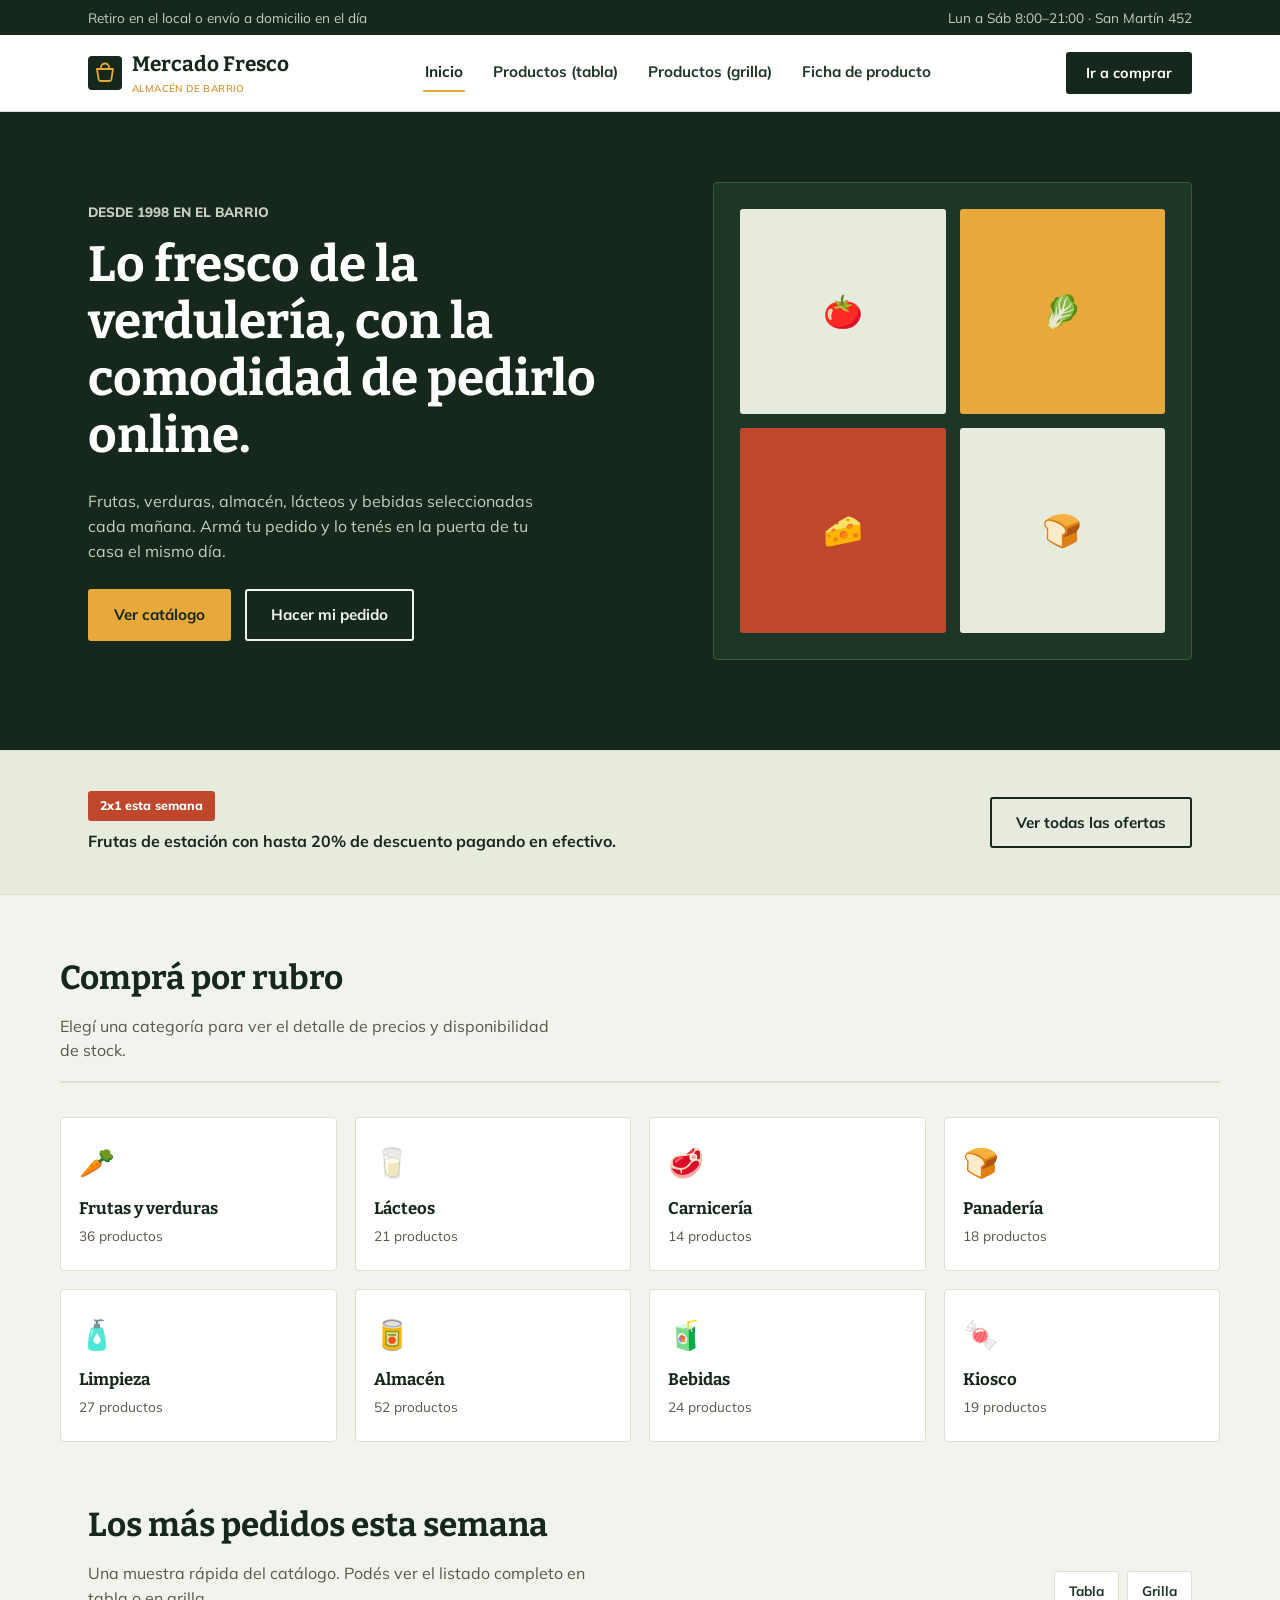
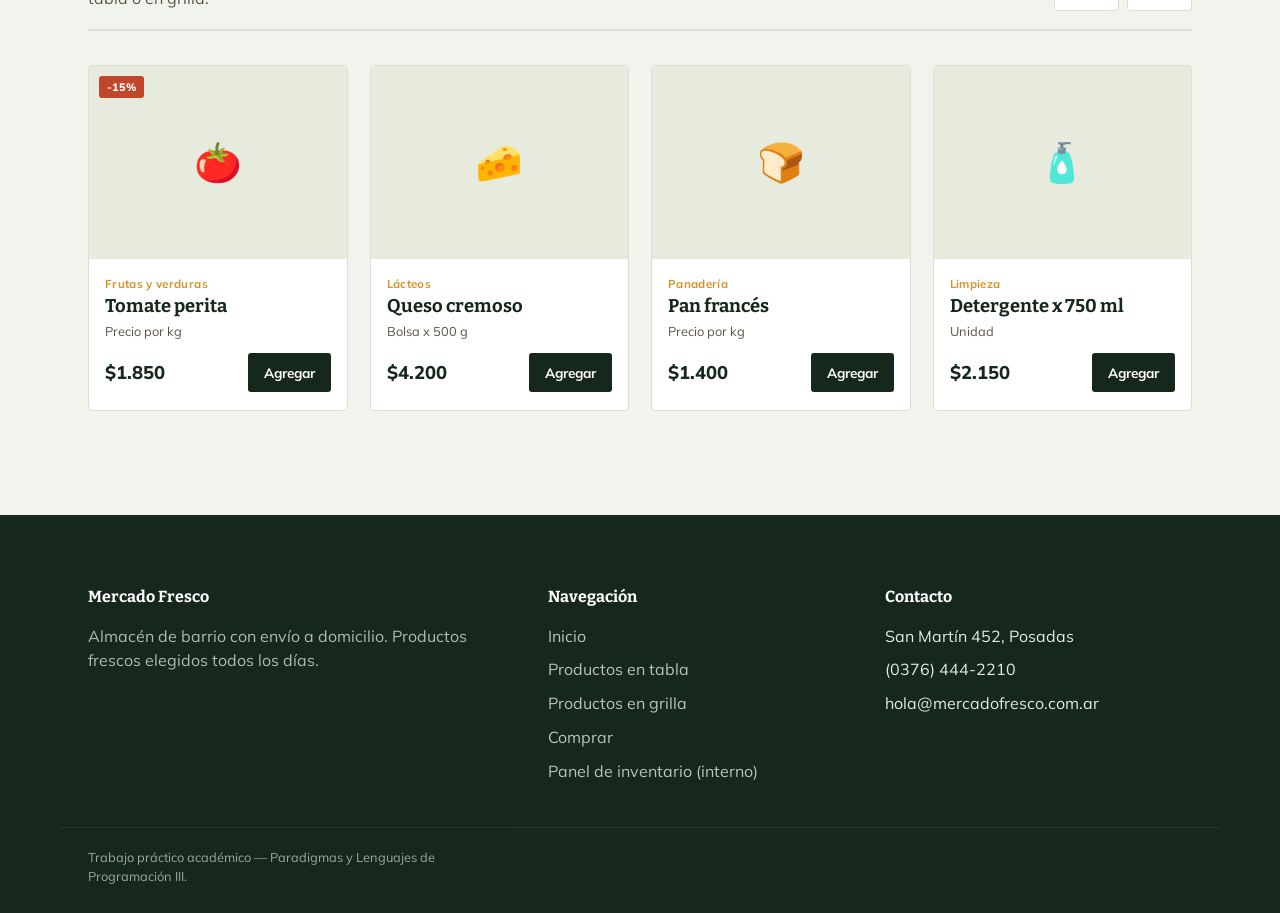
<file: index.html>
<!DOCTYPE html>
<html lang="es">
<head>
<meta charset="UTF-8">
<meta name="viewport" content="width=device-width, initial-scale=1.0">
<title>Mercado Fresco — Tu almacén de barrio, online</title>
<link rel="stylesheet" href="styles.css">
</head>
<body>

<!-- Encabezado: agrupa la barra de contacto/horario y la navegación principal -->
<header>
  <div class="topbar">
    <div class="container">
      <span>Retiro en el local o envío a domicilio en el día</span>
      <span>Lun a Sáb 8:00–21:00 · San Martín 452</span>
    </div>
  </div>

  <nav class="nav">
  <div class="container">
    <a href="index.html" class="brand">
      <svg width="34" height="34" viewBox="0 0 34 34" fill="none" xmlns="http://www.w3.org/2000/svg">
        <rect width="34" height="34" rx="4" fill="#16281C"/>
        <path d="M9 13h16l-1.6 10.4a2 2 0 0 1-2 1.6H12.6a2 2 0 0 1-2-1.6L9 13Z" stroke="#E8A93B" stroke-width="1.8" stroke-linejoin="round"/>
        <path d="M13 13v-1.5a4 4 0 0 1 8 0V13" stroke="#E8A93B" stroke-width="1.8" stroke-linecap="round"/>
      </svg>
      <span>Mercado Fresco<small>ALMACÉN DE BARRIO</small></span>
    </a>
    <nav class="nav-links">
      <a href="index.html" aria-current="page">Inicio</a>
      <a href="listado_tabla.html">Productos (tabla)</a>
      <a href="listado_box.html">Productos (grilla)</a>
      <a href="producto.html">Ficha de producto</a>
    </nav>
    <a href="comprar.html" class="nav-cta">Ir a comprar <span class="cart-badge" data-cart-count>0</span></a>
  </div>
  </nav>
</header>

<!-- Sección principal (hero): mensaje de bienvenida y accesos rápidos -->
<section class="hero">
  <div class="container">
    <div>
      <p class="hero-eyebrow">DESDE 1998 EN EL BARRIO</p>
      <h1>Lo fresco de la verdulería, con la comodidad de pedirlo online.</h1>
      <p>Frutas, verduras, almacén, lácteos y bebidas seleccionadas cada mañana. Armá tu pedido y lo tenés en la puerta de tu casa el mismo día.</p>
      <div class="hero-actions">
        <a href="listado_box.html" class="btn btn-mustard">Ver catálogo</a>
        <a href="comprar.html" class="btn btn-outline" style="border-color:#F1F4EC;color:#F1F4EC;">Hacer mi pedido</a>
      </div>
    </div>
    <div class="hero-figure">
      <div class="tile">🍅</div>
      <div class="tile">🥬</div>
      <div class="tile">🧀</div>
      <div class="tile">🍞</div>
    </div>
  </div>
</section>

<!-- Franja de ofertas de la semana -->
<section class="offers">
  <div class="container">
    <div>
      <span class="offer-badge">2x1 esta semana</span>
      <p style="margin:0;color:var(--pine-900);font-weight:700;">Frutas de estación con hasta 20% de descuento pagando en efectivo.</p>
    </div>
    <a href="listado_box.html?filter=ofertas" class="btn btn-outline">Ver todas las ofertas</a>
  </div>
</section>

<!-- Grilla de categorías: cada una filtra el catálogo por su categoría (?cat=) -->
<section class="section container">
  <div class="section-head">
    <div>
      <h2>Comprá por rubro</h2>
      <p>Elegí una categoría para ver el detalle de precios y disponibilidad de stock.</p>
    </div>
  </div>
  <div class="cat-grid">
    <a class="cat-card" href="listado_box.html?cat=frutas-verduras">
      <span class="ico">🥕</span>
      <strong>Frutas y verduras</strong>
      <span>36 productos</span>
    </a>
    <a class="cat-card" href="listado_box.html?cat=lacteos">
      <span class="ico">🥛</span>
      <strong>Lácteos</strong>
      <span>21 productos</span>
    </a>
    <a class="cat-card" href="listado_box.html?cat=carniceria">
      <span class="ico">🥩</span>
      <strong>Carnicería</strong>
      <span>14 productos</span>
    </a>
    <a class="cat-card" href="listado_box.html?cat=panaderia">
      <span class="ico">🍞</span>
      <strong>Panadería</strong>
      <span>18 productos</span>
    </a>
    <a class="cat-card" href="listado_box.html?cat=limpieza">
      <span class="ico">🧴</span>
      <strong>Limpieza</strong>
      <span>27 productos</span>
    </a>
    <a class="cat-card" href="listado_box.html?cat=almacen">
      <span class="ico">🥫</span>
      <strong>Almacén</strong>
      <span>52 productos</span>
    </a>
    <a class="cat-card" href="listado_box.html?cat=bebidas">
      <span class="ico">🧃</span>
      <strong>Bebidas</strong>
      <span>24 productos</span>
    </a>
    <a class="cat-card" href="listado_box.html?cat=kiosco">
      <span class="ico">🍬</span>
      <strong>Kiosco</strong>
      <span>19 productos</span>
    </a>
  </div>
</section>

<!-- Productos destacados (muestra fija, no todo el catálogo) -->
<section class="section" style="padding-top:0;">
  <div class="container">
    <div class="section-head">
      <div>
        <h2>Los más pedidos esta semana</h2>
        <p>Una muestra rápida del catálogo. Podés ver el listado completo en tabla o en grilla.</p>
      </div>
      <div class="view-toggle">
        <a href="listado_tabla.html">Tabla</a>
        <a href="listado_box.html">Grilla</a>
      </div>
    </div>
    <div class="box-grid">
      <div class="product-card">
        <div class="thumb"><span class="badge">-15%</span>🍅</div>
        <div class="body">
          <span class="cat">Frutas y verduras</span>
          <h3><a href="producto.html?id=tomate-perita">Tomate perita</a></h3>
          <span class="unit">Precio por kg</span>
          <div class="row">
            <span class="price">$1.850</span>
            <button type="button" class="btn" data-add-to-cart data-id="tomate-perita" data-name="Tomate perita" data-price="1850" data-unit="kg" data-emoji="🍅">Agregar</button>
          </div>
        </div>
      </div>
      <div class="product-card">
        <div class="thumb">🧀</div>
        <div class="body">
          <span class="cat">Lácteos</span>
          <h3><a href="producto.html?id=queso-cremoso">Queso cremoso</a></h3>
          <span class="unit">Bolsa x 500 g</span>
          <div class="row">
            <span class="price">$4.200</span>
            <button type="button" class="btn" data-add-to-cart data-id="queso-cremoso" data-name="Queso cremoso" data-price="4200" data-unit="un." data-emoji="🧀">Agregar</button>
          </div>
        </div>
      </div>
      <div class="product-card">
        <div class="thumb">🍞</div>
        <div class="body">
          <span class="cat">Panadería</span>
          <h3><a href="producto.html?id=pan-frances">Pan francés</a></h3>
          <span class="unit">Precio por kg</span>
          <div class="row">
            <span class="price">$1.400</span>
            <button type="button" class="btn" data-add-to-cart data-id="pan-frances" data-name="Pan francés" data-price="1400" data-unit="kg" data-emoji="🥖">Agregar</button>
          </div>
        </div>
      </div>
      <div class="product-card">
        <div class="thumb">🧴</div>
        <div class="body">
          <span class="cat">Limpieza</span>
          <h3><a href="producto.html?id=detergente">Detergente x 750 ml</a></h3>
          <span class="unit">Unidad</span>
          <div class="row">
            <span class="price">$2.150</span>
            <button type="button" class="btn" data-add-to-cart data-id="detergente" data-name="Detergente x 750 ml" data-price="2150" data-unit="un." data-emoji="🧴">Agregar</button>
          </div>
        </div>
      </div>
    </div>
  </div>
</section>

<!-- Pie de página, igual en las 5 pantallas -->
<footer class="footer">
  <div class="container">
    <div>
      <h4>Mercado Fresco</h4>
      <p>Almacén de barrio con envío a domicilio. Productos frescos elegidos todos los días.</p>
    </div>
    <div>
      <h4>Navegación</h4>
      <ul>
        <li><a href="index.html">Inicio</a></li>
        <li><a href="listado_tabla.html">Productos en tabla</a></li>
        <li><a href="listado_box.html">Productos en grilla</a></li>
        <li><a href="comprar.html">Comprar</a></li>
        <li><a href="inventario.html">Panel de inventario (interno)</a></li>
      </ul>
    </div>
    <div>
      <h4>Contacto</h4>
      <ul>
        <li>San Martín 452, Posadas</li>
        <li>(0376) 444-2210</li>
        <li>hola@mercadofresco.com.ar</li>
      </ul>
    </div>
  </div>
  <div class="container bottom">
    Trabajo práctico académico — Paradigmas y Lenguajes de Programación III.
  </div>
</footer>

<!-- Catálogo de datos + lógica del carrito (ver comentarios en cada archivo .js) -->
<script src="products.js"></script>
<script src="cart.js"></script>
</body>
</html>
</file>
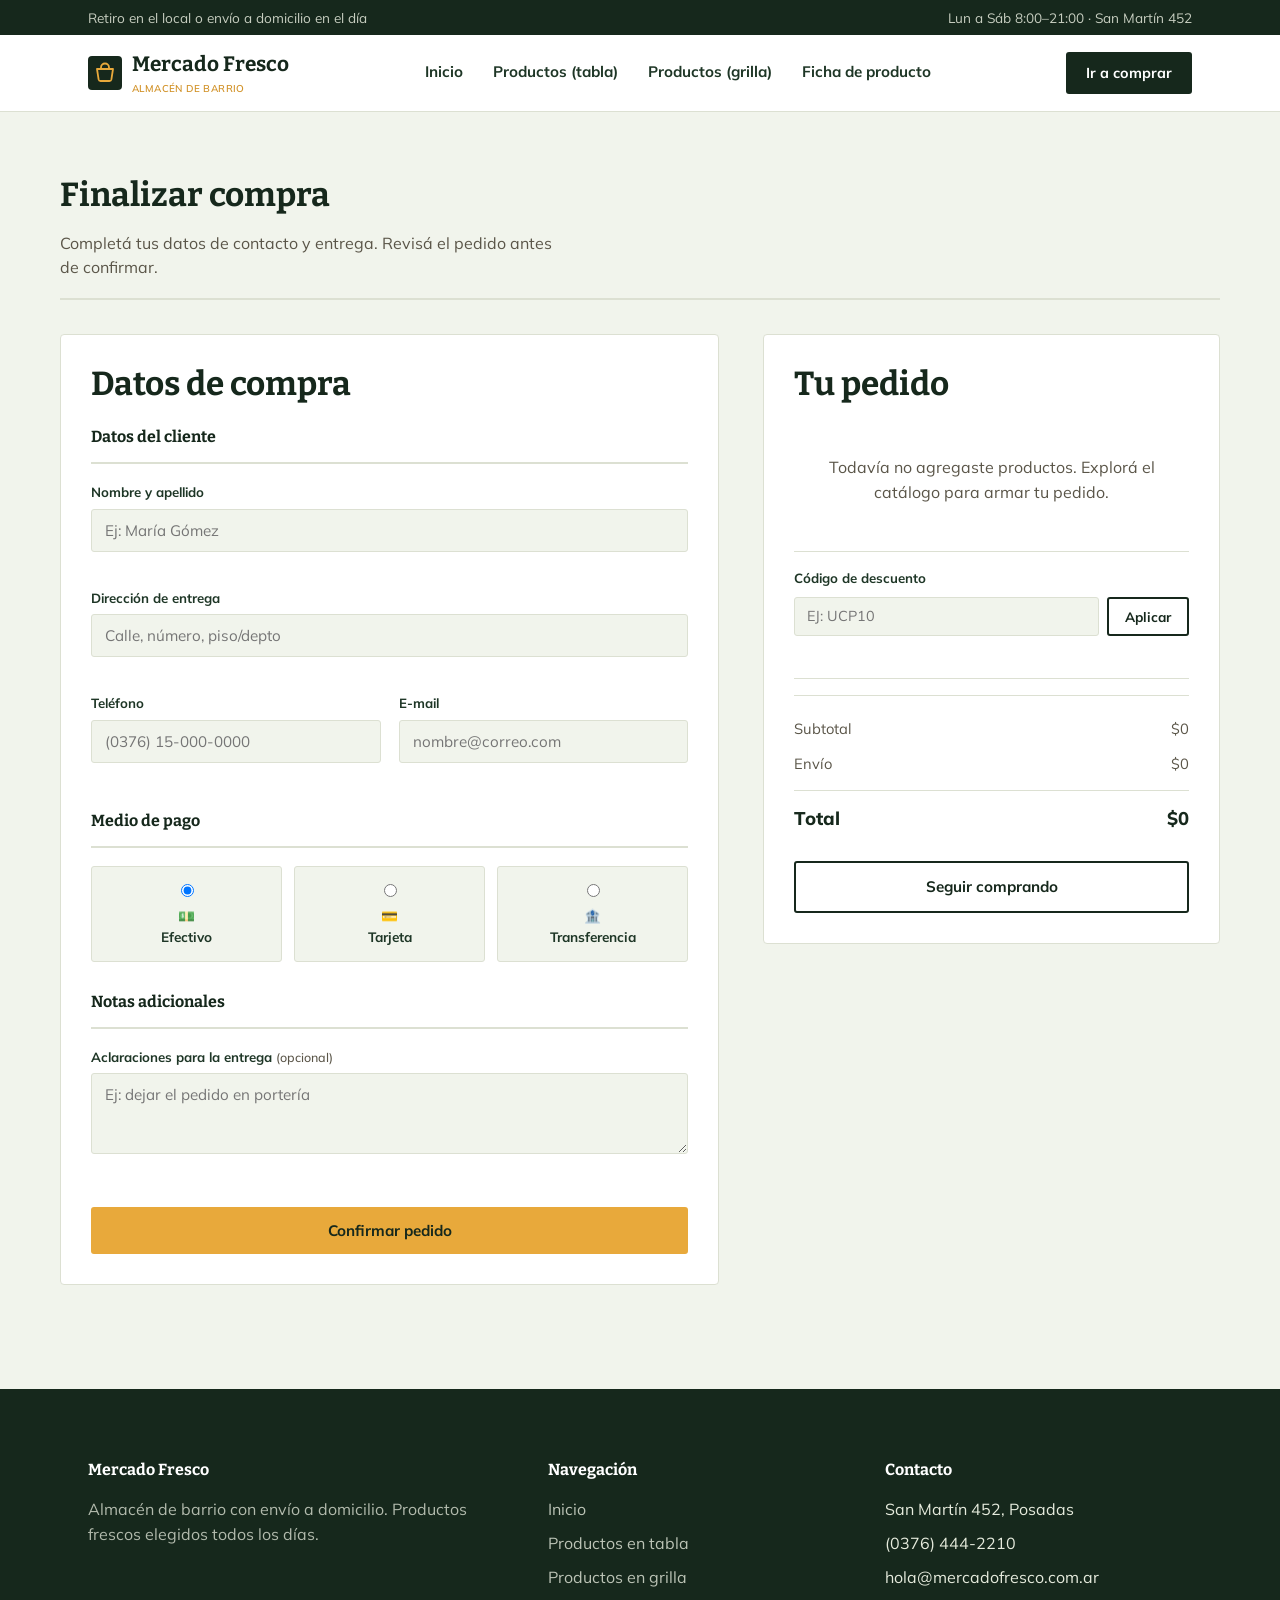
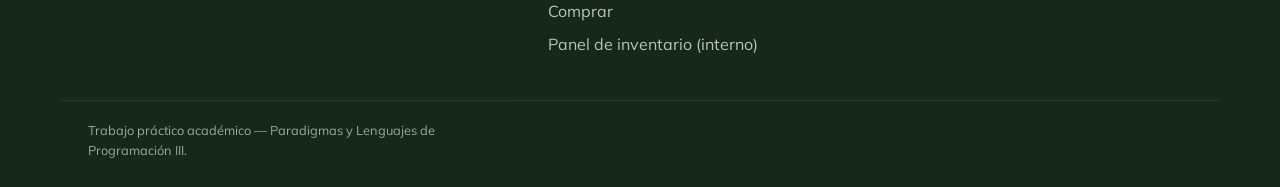
<file: comprar.html>
<!DOCTYPE html>
<html lang="es">
<head>
<meta charset="UTF-8">
<meta name="viewport" content="width=device-width, initial-scale=1.0">
<title>Finalizar compra — Mercado Fresco</title>
<link rel="stylesheet" href="styles.css">
</head>
<body>

<!-- Encabezado: agrupa la barra de contacto/horario y la navegación principal -->
<header>
  <div class="topbar">
    <div class="container">
      <span>Retiro en el local o envío a domicilio en el día</span>
      <span>Lun a Sáb 8:00–21:00 · San Martín 452</span>
    </div>
  </div>

  <nav class="nav">
  <div class="container">
    <a href="index.html" class="brand">
      <svg width="34" height="34" viewBox="0 0 34 34" fill="none" xmlns="http://www.w3.org/2000/svg">
        <rect width="34" height="34" rx="4" fill="#16281C"/>
        <path d="M9 13h16l-1.6 10.4a2 2 0 0 1-2 1.6H12.6a2 2 0 0 1-2-1.6L9 13Z" stroke="#E8A93B" stroke-width="1.8" stroke-linejoin="round"/>
        <path d="M13 13v-1.5a4 4 0 0 1 8 0V13" stroke="#E8A93B" stroke-width="1.8" stroke-linecap="round"/>
      </svg>
      <span>Mercado Fresco<small>ALMACÉN DE BARRIO</small></span>
    </a>
    <nav class="nav-links">
      <a href="index.html">Inicio</a>
      <a href="listado_tabla.html">Productos (tabla)</a>
      <a href="listado_box.html">Productos (grilla)</a>
      <a href="producto.html">Ficha de producto</a>
    </nav>
    <a href="comprar.html" class="nav-cta" aria-current="page">Ir a comprar <span class="cart-badge" data-cart-count>0</span></a>
  </div>
  </nav>
</header>

<section class="section container">
  <div class="section-head">
    <div>
      <h2>Finalizar compra</h2>
      <p>Completá tus datos de contacto y entrega. Revisá el pedido antes de confirmar.</p>
    </div>
  </div>

  <div class="checkout-layout">
    <!-- Formulario de compra: datos de contacto, medio de pago y notas -->
<div class="form-card" id="form-card">
      <h2>Datos de compra</h2>
      <form id="checkout-form" novalidate>

        <!-- Cada input tiene su <label for> asociado por accesibilidad -->
        <fieldset>
          <legend>Datos del cliente</legend>
          <div class="field-grid">
            <div class="field full">
              <label for="nombre">Nombre y apellido</label>
              <input type="text" id="nombre" name="nombre" placeholder="Ej: María Gómez" required>
              <span class="field-error-msg">Ingresá tu nombre y apellido.</span>
            </div>
            <div class="field full">
              <label for="direccion">Dirección de entrega</label>
              <input type="text" id="direccion" name="direccion" placeholder="Calle, número, piso/depto" required>
              <span class="field-error-msg">Ingresá la dirección de entrega.</span>
            </div>
            <div class="field">
              <label for="telefono">Teléfono</label>
              <input type="tel" id="telefono" name="telefono" placeholder="(0376) 15-000-0000" required>
              <span class="field-error-msg">Ingresá un teléfono de contacto.</span>
            </div>
            <div class="field">
              <label for="email">E-mail</label>
              <input type="email" id="email" name="email" placeholder="nombre@correo.com" required>
              <span class="field-error-msg">Ingresá un e-mail válido.</span>
            </div>
          </div>
        </fieldset>

        <fieldset>
          <legend>Medio de pago</legend>
          <div class="pay-options">
            <label class="pay-option">
              <input type="radio" name="pago" value="efectivo" checked>
              <div>💵<br>Efectivo</div>
            </label>
            <label class="pay-option">
              <input type="radio" name="pago" value="tarjeta">
              <div>💳<br>Tarjeta</div>
            </label>
            <label class="pay-option">
              <input type="radio" name="pago" value="transferencia">
              <div>🏦<br>Transferencia</div>
            </label>
          </div>
        </fieldset>

        <fieldset>
          <legend>Notas adicionales</legend>
          <div class="field full">
            <label for="notas">Aclaraciones para la entrega <span class="hint">(opcional)</span></label>
            <textarea id="notas" name="notas" rows="3" placeholder="Ej: dejar el pedido en portería"></textarea>
          </div>
        </fieldset>

        <p id="cart-error" class="field-error-msg" style="margin-bottom:14px;">Tu pedido está vacío: agregá al menos un producto antes de confirmar.</p>
        <button type="submit" class="btn btn-mustard btn-block">Confirmar pedido</button>
      </form>

      <div id="confirm-panel" class="confirm-panel" style="display:none;">
        <span class="ico">✅</span>
        <h2>¡Pedido confirmado!</h2>
        <p id="confirm-text">Gracias por tu compra. Te contactaremos para coordinar la entrega.</p>
        <a href="index.html" class="btn btn-mustard">Volver al inicio</a>
      </div>
    </div>

    <!-- Resumen del pedido: se arma dinámicamente leyendo el carrito (ver script al final) -->
<div class="summary-card">
      <h2>Tu pedido</h2>
      <ul class="cart-list" id="cart-list"></ul>
      <p class="cart-empty" id="cart-empty-msg" style="display:none;">Todavía no agregaste productos. Explorá el <a href="listado_box.html">catálogo</a> para armar tu pedido.</p>

      <!-- Código de descuento: capturado, limpiado y validado por validarCupon() en el script -->
      <div class="coupon-box">
        <label for="cupon">Código de descuento</label>
        <div class="coupon-row">
          <input type="text" id="cupon" placeholder="Ej: UCP10">
          <button type="button" id="btn-cupon" class="btn btn-outline">Aplicar</button>
        </div>
        <p id="mensaje-cupon"></p>
      </div>

      <div class="summary-totals">
        <div><span>Subtotal</span><span id="cart-subtotal">$0</span></div>
        <div id="cart-discount-row" style="display:none;"><span>Descuento (10%)</span><span id="cart-discount">-$0</span></div>
        <div><span>Envío</span><span id="cart-shipping">$800</span></div>
        <div class="total"><span>Total</span><span id="cart-total">$0</span></div>
      </div>

      <a href="listado_box.html" class="btn btn-outline btn-block">Seguir comprando</a>
    </div>
  </div>
</section>

<footer class="footer">
  <div class="container">
    <div>
      <h4>Mercado Fresco</h4>
      <p>Almacén de barrio con envío a domicilio. Productos frescos elegidos todos los días.</p>
    </div>
    <div>
      <h4>Navegación</h4>
      <ul>
        <li><a href="index.html">Inicio</a></li>
        <li><a href="listado_tabla.html">Productos en tabla</a></li>
        <li><a href="listado_box.html">Productos en grilla</a></li>
        <li><a href="comprar.html">Comprar</a></li>
        <li><a href="inventario.html">Panel de inventario (interno)</a></li>
      </ul>
    </div>
    <div>
      <h4>Contacto</h4>
      <ul>
        <li>San Martín 452, Posadas</li>
        <li>(0376) 444-2210</li>
        <li>hola@mercadofresco.com.ar</li>
      </ul>
    </div>
  </div>
  <div class="container bottom">
    Trabajo práctico académico — Paradigmas y Lenguajes de Programación III.
  </div>
</footer>

<!-- Renderiza el carrito guardado y valida el formulario antes de "confirmar" -->
<script src="cart.js"></script>
<script>
  const SHIPPING = 800;
  let cuponValido = false; // true si el usuario ya aplicó "UCP10" con éxito

  function renderCart() {
    const cart = MercadoCart.getCart();
    const list = document.querySelector('#cart-list');
    const emptyMsg = document.querySelector('#cart-empty-msg');
    list.innerHTML = '';

    if (MercadoCart.isStorageBlocked()) {
      emptyMsg.innerHTML =
        '⚠️ Tu navegador está bloqueando el guardado del carrito en este archivo abierto localmente. ' +
        'Abrí el sitio con un servidor local (por ejemplo <code>python -m http.server</code>) en vez de hacer doble clic en el .html.';
      emptyMsg.style.display = 'block';
      document.querySelector('#cart-subtotal').textContent = MercadoCart.formatPrice(0);
      document.querySelector('#cart-shipping').textContent = MercadoCart.formatPrice(0);
      document.querySelector('#cart-total').textContent = MercadoCart.formatPrice(0);
      return;
    }

    if (cart.length === 0) {
      emptyMsg.style.display = 'block';
    } else {
      emptyMsg.style.display = 'none';
      cart.forEach((item) => {
        const li = document.createElement('li');
        li.innerHTML = `
          <div class="thumb-sm">${item.emoji}</div>
          <div class="info">
            <strong>${item.name}</strong>
            <span>${item.qty} ${item.unit} × ${MercadoCart.formatPrice(item.price)}</span>
            <br><button type="button" class="remove-btn" data-remove-id="${item.id}">Quitar</button>
          </div>
          <span class="line-price">${MercadoCart.formatPrice(item.qty * item.price)}</span>
        `;
        list.appendChild(li);
      });
    }

    const subtotal = MercadoCart.cartSubtotal();
    const shipping = cart.length > 0 ? SHIPPING : 0;
    const discount = cuponValido ? subtotal * 0.10 : 0;

    document.querySelector('#cart-subtotal').textContent = MercadoCart.formatPrice(subtotal);
    document.querySelector('#cart-shipping').textContent = MercadoCart.formatPrice(shipping);
    document.querySelector('#cart-total').textContent = MercadoCart.formatPrice(subtotal - discount + shipping);

    const discountRow = document.querySelector('#cart-discount-row');
    if (cuponValido && subtotal > 0) {
      document.querySelector('#cart-discount').textContent = '-' + MercadoCart.formatPrice(discount);
      discountRow.style.display = 'flex';
    } else {
      discountRow.style.display = 'none';
    }
  }

  /**
   * validarCupon()
   * 1) Captura el texto del input #cupon.
   * 2) Lo limpia con .trim() (espacios al inicio/final) y .toUpperCase()
   *    (para que "ucp10" y "UCP10" se traten igual).
   * 3) Según el resultado, muestra un mensaje y le aplica la clase CSS
   *    correspondiente (.mensaje-error o .mensaje-exito) al <p>.
   */
  function validarCupon() {
    const input = document.querySelector('#cupon');
    const mensaje = document.querySelector('#mensaje-cupon');

    const codigo = input.value.trim().toUpperCase();

    // se limpian las clases previas antes de decidir cuál aplica ahora
    mensaje.classList.remove('mensaje-error', 'mensaje-exito');

    if (codigo === '') {
      mensaje.textContent = 'Por favor, ingrese un código';
      mensaje.classList.add('mensaje-error');
      cuponValido = false;
    } else if (codigo === 'UCP10') {
      mensaje.textContent = '¡Cupón aplicado! Tenés un 10% de descuento';
      mensaje.classList.add('mensaje-exito');
      cuponValido = true;
    } else {
      mensaje.textContent = 'Código inválido o vencido';
      mensaje.classList.add('mensaje-error');
      cuponValido = false;
    }

    renderCart(); // recalcula subtotal/descuento/total con el nuevo estado
  }

  document.querySelector('#btn-cupon').addEventListener('click', validarCupon);
  document.querySelector('#cupon').addEventListener('keydown', function (e) {
    if (e.key === 'Enter') {
      e.preventDefault();
      validarCupon();
    }
  });

  document.addEventListener('click', function (e) {
    const btn = e.target.closest('[data-remove-id]');
    if (!btn) return;
    MercadoCart.removeFromCart(btn.dataset.removeId);
    renderCart();
  });

  const form = document.querySelector('#checkout-form');
  const cartError = document.querySelector('#cart-error');

  form.addEventListener('submit', function (e) {
    e.preventDefault();
    let valid = true;

    form.querySelectorAll('[required]').forEach((input) => {
      const errorMsg = input.closest('.field').querySelector('.field-error-msg');
      const filled = input.value.trim() !== '';
      const emailOk = input.type !== 'email' || /^[^\s@]+@[^\s@]+\.[^\s@]+$/.test(input.value.trim());
      if (!filled || !emailOk) {
        input.classList.add('field-error');
        if (errorMsg) errorMsg.classList.add('is-visible');
        valid = false;
      } else {
        input.classList.remove('field-error');
        if (errorMsg) errorMsg.classList.remove('is-visible');
      }
    });

    if (MercadoCart.getCart().length === 0) {
      cartError.classList.add('is-visible');
      valid = false;
    } else {
      cartError.classList.remove('is-visible');
    }

    if (!valid) return;

    const nombre = document.querySelector('#nombre').value.trim();
    document.querySelector('#confirm-text').textContent =
      `Gracias, ${nombre}. Registramos tu pedido y te contactaremos para coordinar la entrega.`;
    document.querySelector('#checkout-form').style.display = 'none';
    document.querySelector('#confirm-panel').style.display = 'block';
    MercadoCart.clearCart();
    cuponValido = false;
  });

  renderCart();
</script>
</body>
</html>
</file>
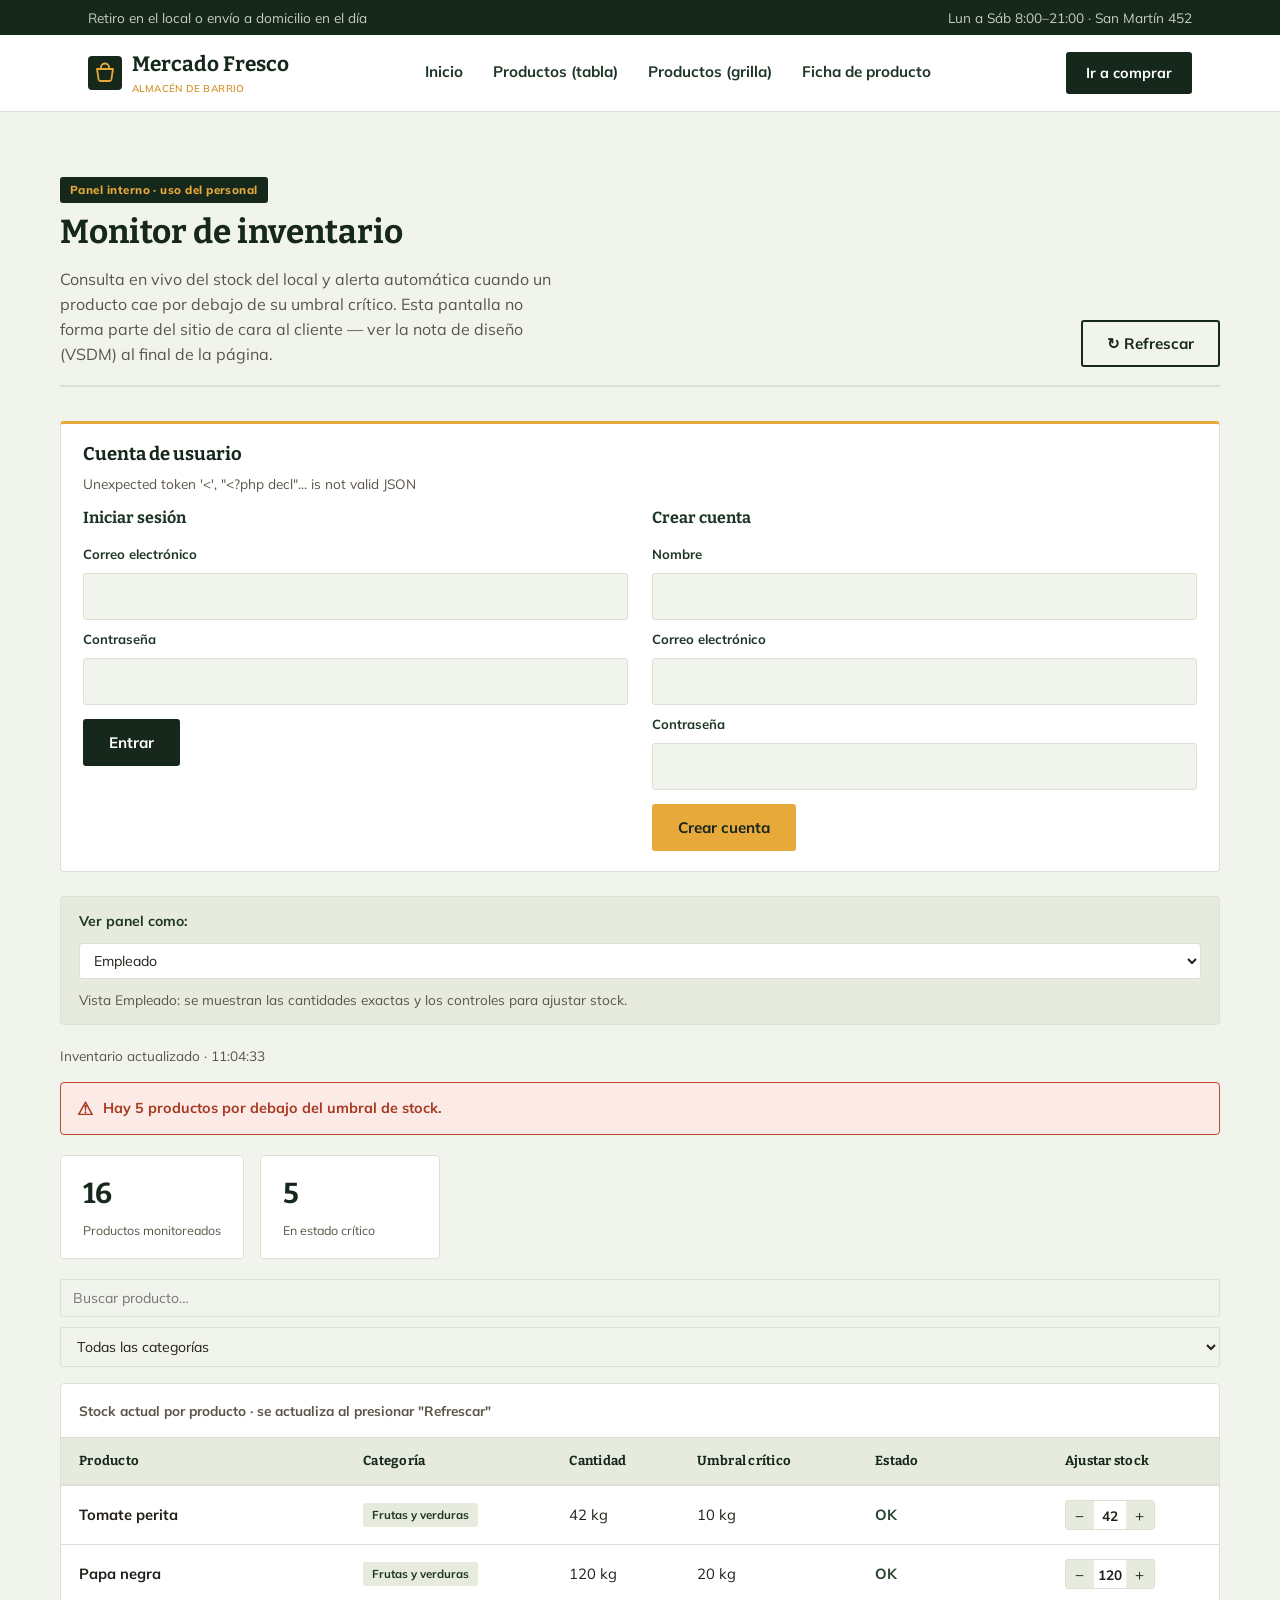
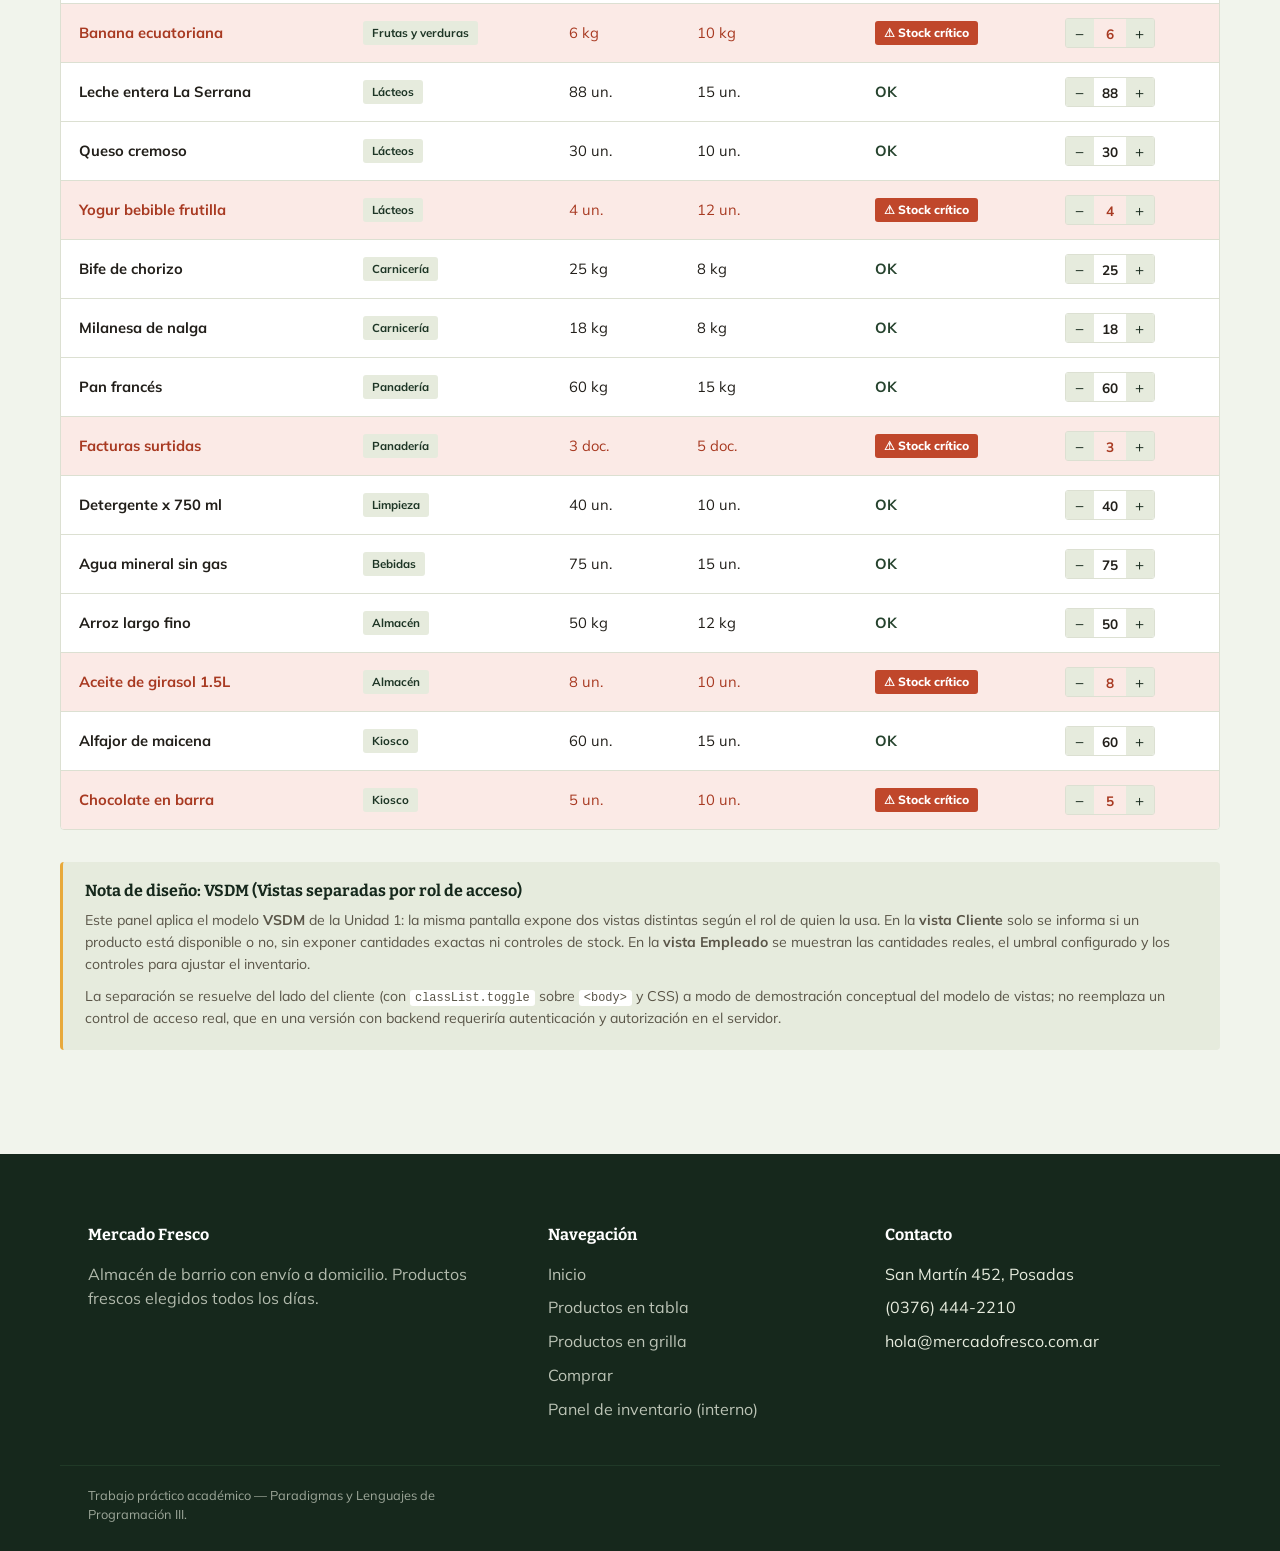
<file: inventario.html>
<!DOCTYPE html>
<html lang="es">
<head>
<meta charset="UTF-8">
<meta name="viewport" content="width=device-width, initial-scale=1.0">
<title>Panel de inventario — Mercado Fresco</title>
<link rel="stylesheet" href="styles.css">
</head>
<body>

<!-- Encabezado: agrupa la barra de contacto/horario y la navegación principal -->
<header>
  <div class="topbar">
    <div class="container">
      <span>Retiro en el local o envío a domicilio en el día</span>
      <span>Lun a Sáb 8:00–21:00 · San Martín 452</span>
    </div>
  </div>

  <nav class="nav">
  <div class="container">
    <a href="index.html" class="brand">
      <svg width="34" height="34" viewBox="0 0 34 34" fill="none" xmlns="http://www.w3.org/2000/svg">
        <rect width="34" height="34" rx="4" fill="#16281C"/>
        <path d="M9 13h16l-1.6 10.4a2 2 0 0 1-2 1.6H12.6a2 2 0 0 1-2-1.6L9 13Z" stroke="#E8A93B" stroke-width="1.8" stroke-linejoin="round"/>
        <path d="M13 13v-1.5a4 4 0 0 1 8 0V13" stroke="#E8A93B" stroke-width="1.8" stroke-linecap="round"/>
      </svg>
      <span>Mercado Fresco<small>ALMACÉN DE BARRIO</small></span>
    </a>
    <nav class="nav-links">
      <a href="index.html">Inicio</a>
      <a href="listado_tabla.html">Productos (tabla)</a>
      <a href="listado_box.html">Productos (grilla)</a>
      <a href="producto.html">Ficha de producto</a>
    </nav>
    <a href="comprar.html" class="nav-cta">Ir a comprar <span class="cart-badge" data-cart-count>0</span></a>
  </div>
  </nav>
</header>

<section class="section container">
  <div class="section-head">
    <div>
      <span class="internal-tag">Panel interno · uso del personal</span>
      <h2>Monitor de inventario</h2>
      <p>
        Consulta en vivo del stock del local y alerta automática cuando un producto
        cae por debajo de su umbral crítico. Esta pantalla no forma parte del sitio
        de cara al cliente — ver la nota de diseño (VSDM) al final de la página.
      </p>
    </div>
    <button type="button" id="btn-refrescar" class="btn btn-outline">↻ Refrescar</button>
  </div>

  <section class="auth-panel" aria-labelledby="auth-titulo">
    <h3 id="auth-titulo">Cuenta de usuario</h3>
    <p id="estado-auth" class="loading-note" role="status" aria-live="polite">Verificando sesión…</p>
    <div id="formularios-auth" class="auth-forms">
      <form id="form-login" class="auth-form">
        <h4>Iniciar sesión</h4>
        <label for="login-email">Correo electrónico</label>
        <input id="login-email" name="email" type="email" autocomplete="email" required maxlength="254">
        <label for="login-password">Contraseña</label>
        <input id="login-password" name="password" type="password" autocomplete="current-password" required>
        <button type="submit" class="btn">Entrar</button>
      </form>
      <form id="form-registro" class="auth-form">
        <h4>Crear cuenta</h4>
        <label for="registro-nombre">Nombre</label>
        <input id="registro-nombre" name="nombre" type="text" autocomplete="name" required maxlength="120">
        <label for="registro-email">Correo electrónico</label>
        <input id="registro-email" name="email" type="email" autocomplete="email" required maxlength="254">
        <label for="registro-password">Contraseña</label>
        <input id="registro-password" name="password" type="password" autocomplete="new-password" required minlength="8" maxlength="72">
        <button type="submit" class="btn btn-mustard">Crear cuenta</button>
      </form>
    </div>
    <div id="cuenta-activa" class="account-active" hidden>
      <p id="saludo-usuario"></p>
      <button type="button" id="btn-logout" class="btn btn-outline">Cerrar sesión</button>
    </div>
  </section>

  <!-- Selector de rol: demuestra VSDM (Vista Cliente vs. Vista Empleado) sobre el mismo panel -->
  <div class="role-switch">
    <label for="selector-rol">Ver panel como:</label>
    <select id="selector-rol">
      <option value="cliente">Cliente</option>
      <option value="empleado" selected>Empleado</option>
    </select>
    <span id="rol-explicacion" class="role-note"></span>
  </div>

  <p id="estado-carga" class="loading-note">Consultando stock…</p>

  <!-- Banner de alerta: se muestra solo si hay productos por debajo del umbral -->
  <div id="banner-critico" class="alert-banner" style="display:none;">
    <span class="alert-banner-icon">⚠</span>
    <span id="banner-critico-texto">Hay productos por debajo del umbral de stock.</span>
  </div>

  <div class="summary-strip">
    <div><span id="resumen-total">0</span><small>Productos monitoreados</small></div>
    <div><span id="resumen-criticos">0</span><small>En estado crítico</small></div>
  </div>

  <div class="filter-row">
    <input type="text" id="buscador" placeholder="Buscar producto…">
    <select id="filtro-categoria">
      <option value="todas">Todas las categorías</option>
      <option value="Frutas y verduras">Frutas y verduras</option>
      <option value="Lácteos">Lácteos</option>
      <option value="Carnicería">Carnicería</option>
      <option value="Panadería">Panadería</option>
      <option value="Limpieza">Limpieza</option>
      <option value="Bebidas">Bebidas</option>
      <option value="Almacén">Almacén</option>
      <option value="Kiosco">Kiosco</option>
    </select>
  </div>

  <!-- overflow-x: auto en .table-wrap permite scroll horizontal en pantallas
       angostas sin romper el layout general (mismo criterio que en listado_tabla.html) -->
  <div class="table-wrap">
    <table class="products">
      <caption>Stock actual por producto · se actualiza al presionar "Refrescar"</caption>
      <thead>
        <tr>
          <th scope="col">Producto</th>
          <th scope="col">Categoría</th>
          <th scope="col">Cantidad</th>
          <th scope="col">Umbral crítico</th>
          <th scope="col">Estado</th>
          <th scope="col" class="col-empleado">Ajustar stock</th>
        </tr>
      </thead>
      <tbody id="cuerpo-inventario">
        <!-- Filas generadas dinámicamente por app.js a partir de stock.json -->
      </tbody>
    </table>
  </div>

  <div class="methodology-note">
    <h3>Nota de diseño: VSDM (Vistas separadas por rol de acceso)</h3>
    <p>
      Este panel aplica el modelo <strong>VSDM</strong> de la Unidad 1: la misma pantalla
      expone dos vistas distintas según el rol de quien la usa. En la <strong>vista Cliente</strong>
      solo se informa si un producto está disponible o no, sin exponer cantidades exactas
      ni controles de stock. En la <strong>vista Empleado</strong> se muestran las cantidades
      reales, el umbral configurado y los controles para ajustar el inventario.
    </p>
    <p>
      La separación se resuelve del lado del cliente (con <code>classList.toggle</code> sobre
      <code>&lt;body&gt;</code> y CSS) a modo de demostración conceptual del modelo de vistas;
      no reemplaza un control de acceso real, que en una versión con backend requeriría
      autenticación y autorización en el servidor.
    </p>
  </div>
</section>

<footer class="footer">
  <div class="container">
    <div>
      <h4>Mercado Fresco</h4>
      <p>Almacén de barrio con envío a domicilio. Productos frescos elegidos todos los días.</p>
    </div>
    <div>
      <h4>Navegación</h4>
      <ul>
        <li><a href="index.html">Inicio</a></li>
        <li><a href="listado_tabla.html">Productos en tabla</a></li>
        <li><a href="listado_box.html">Productos en grilla</a></li>
        <li><a href="comprar.html">Comprar</a></li>
        <li><a href="inventario.html">Panel de inventario (interno)</a></li>
      </ul>
    </div>
    <div>
      <h4>Contacto</h4>
      <ul>
        <li>San Martín 452, Posadas</li>
        <li>(0376) 444-2210</li>
        <li>hola@mercadofresco.com.ar</li>
      </ul>
    </div>
  </div>
  <div class="container bottom">
    Trabajo práctico académico — Paradigmas y Lenguajes de Programación III.
  </div>
</footer>

<!-- products.js/cart.js: mismo carrito del sitio (badge del header).
     app.js: lógica propia de este panel (fetch a stock.json + addEventListener) -->
<script src="products.js"></script>
<script src="cart.js"></script>
<script src="app.js"></script>
</body>
</html>
</file>
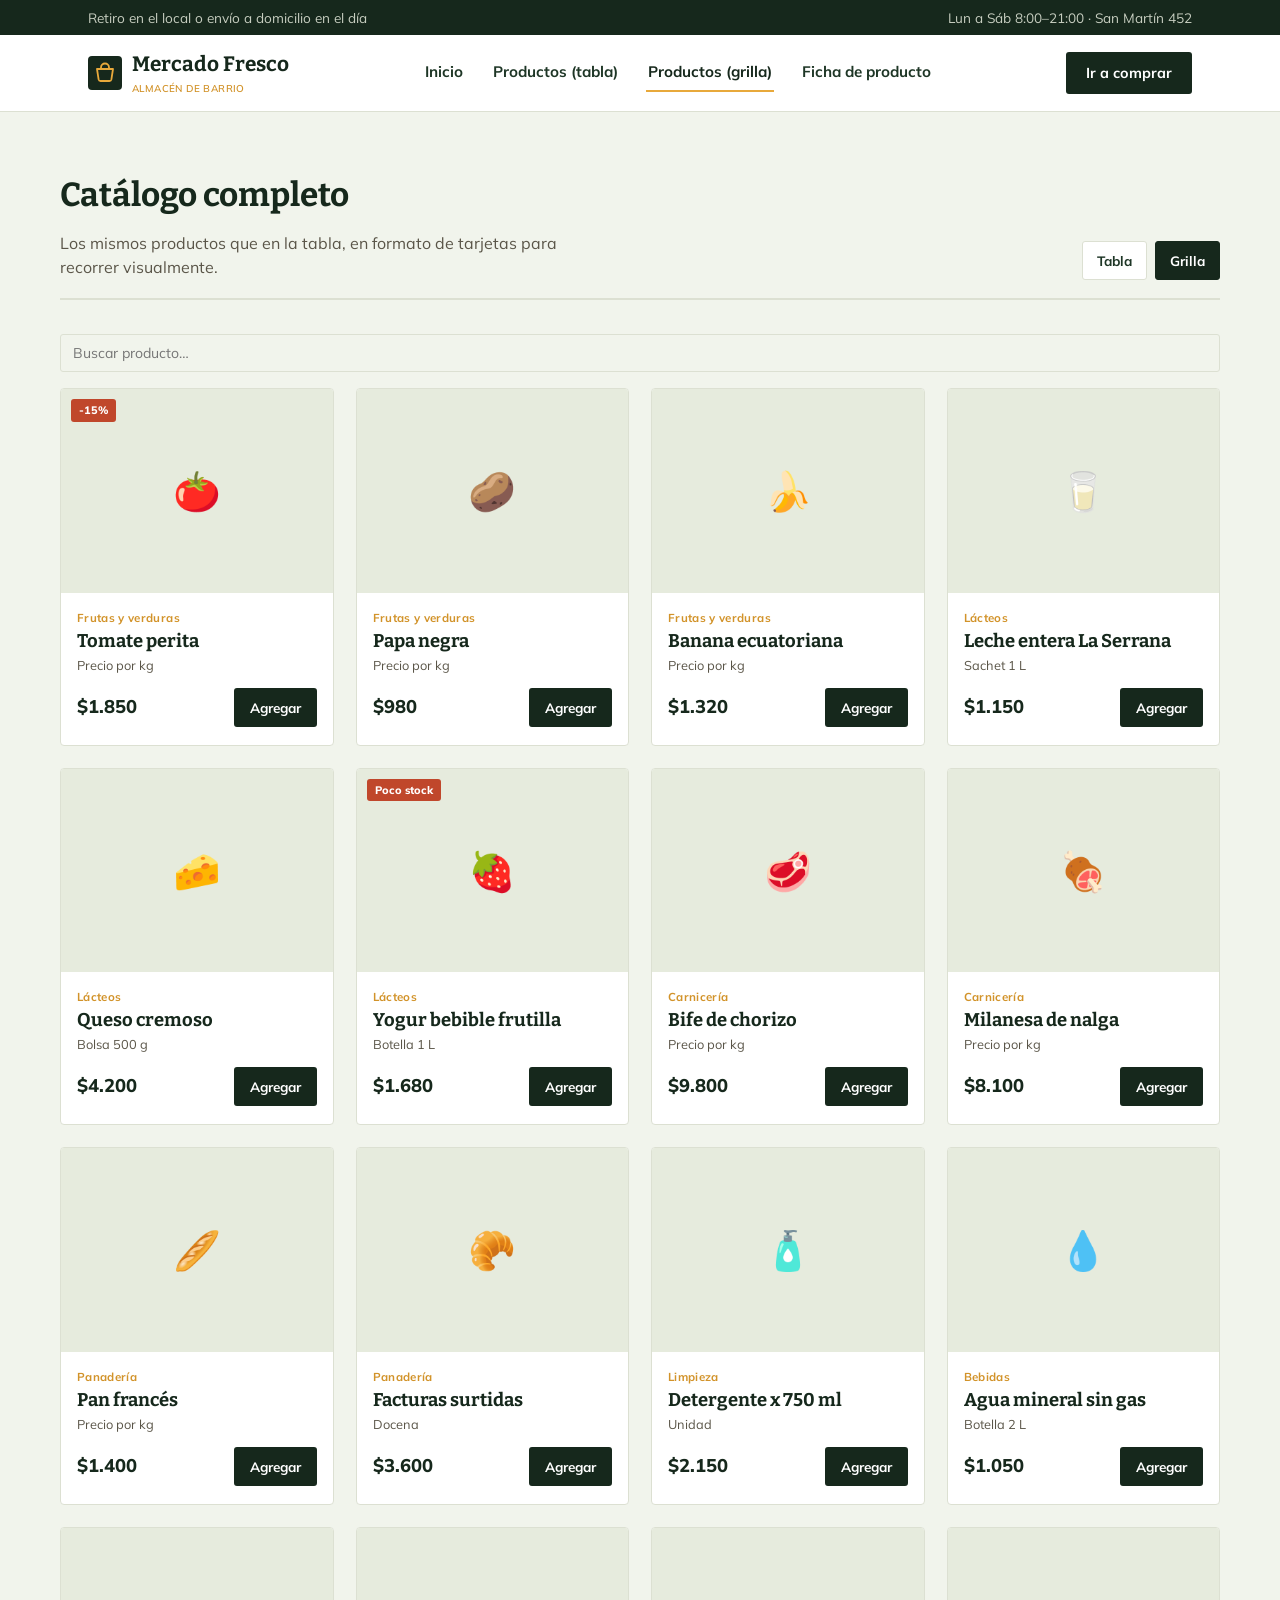
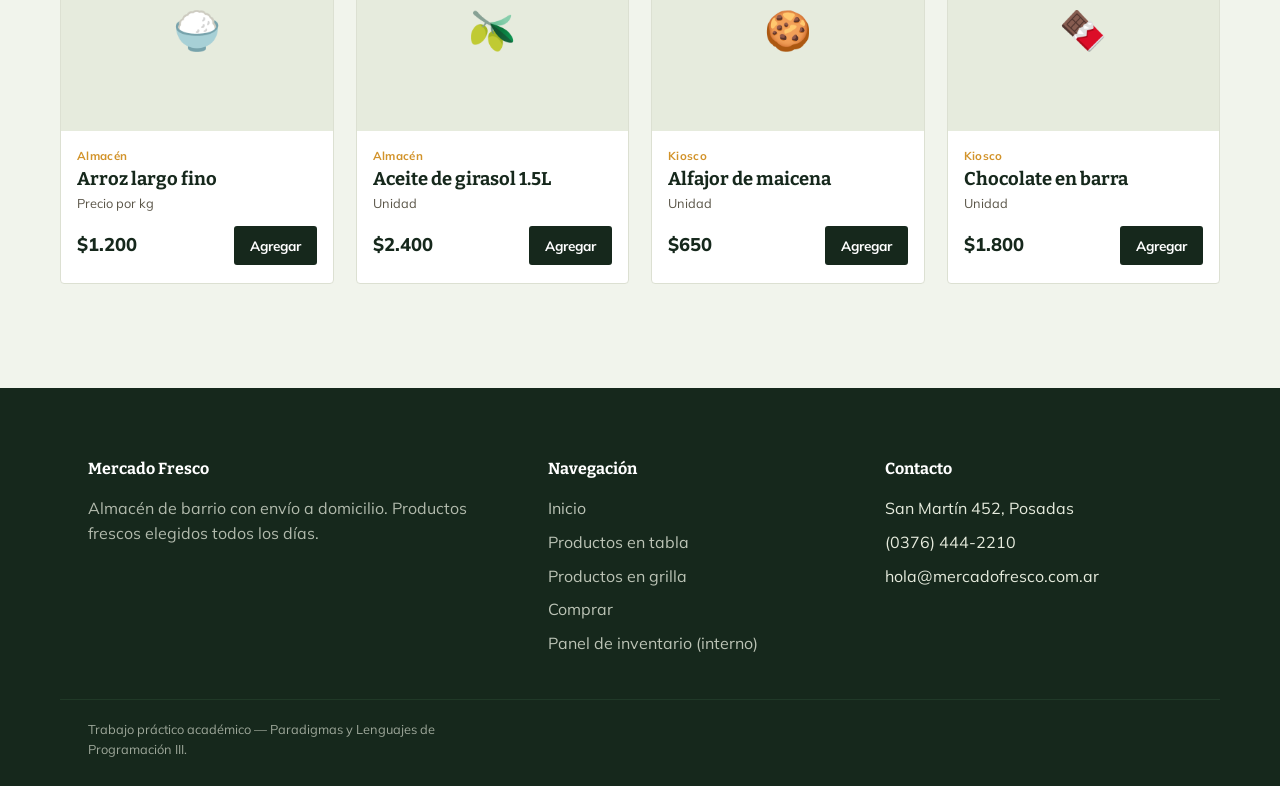
<file: listado_box.html>
<!DOCTYPE html>
<html lang="es">
<head>
<meta charset="UTF-8">
<meta name="viewport" content="width=device-width, initial-scale=1.0">
<title>Catálogo en grilla — Mercado Fresco</title>
<link rel="stylesheet" href="styles.css">
</head>
<body>

<!-- Encabezado: agrupa la barra de contacto/horario y la navegación principal -->
<header>
  <div class="topbar">
    <div class="container">
      <span>Retiro en el local o envío a domicilio en el día</span>
      <span>Lun a Sáb 8:00–21:00 · San Martín 452</span>
    </div>
  </div>

  <nav class="nav">
  <div class="container">
    <a href="index.html" class="brand">
      <svg width="34" height="34" viewBox="0 0 34 34" fill="none" xmlns="http://www.w3.org/2000/svg">
        <rect width="34" height="34" rx="4" fill="#16281C"/>
        <path d="M9 13h16l-1.6 10.4a2 2 0 0 1-2 1.6H12.6a2 2 0 0 1-2-1.6L9 13Z" stroke="#E8A93B" stroke-width="1.8" stroke-linejoin="round"/>
        <path d="M13 13v-1.5a4 4 0 0 1 8 0V13" stroke="#E8A93B" stroke-width="1.8" stroke-linecap="round"/>
      </svg>
      <span>Mercado Fresco<small>ALMACÉN DE BARRIO</small></span>
    </a>
    <nav class="nav-links">
      <a href="index.html">Inicio</a>
      <a href="listado_tabla.html">Productos (tabla)</a>
      <a href="listado_box.html" aria-current="page">Productos (grilla)</a>
      <a href="producto.html">Ficha de producto</a>
    </nav>
    <a href="comprar.html" class="nav-cta">Ir a comprar <span class="cart-badge" data-cart-count>0</span></a>
  </div>
  </nav>
</header>

<!-- Selector de vista (Tabla/Grilla) + cabecera dinámica según filtro -->
<section class="section container">
  <div class="section-head">
    <div>
      <h2 id="catalog-title">Catálogo completo</h2>
      <p id="catalog-desc">Los mismos productos que en la tabla, en formato de tarjetas para recorrer visualmente.</p>
    </div>
    <div class="view-toggle">
      <a href="listado_tabla.html" id="toggle-tabla">Tabla</a>
      <a href="listado_box.html" aria-current="page" id="toggle-box">Grilla</a>
    </div>
  </div>

  <!-- Buscador en tiempo real: filtra las tarjetas ya renderizadas usando el
       catálogo consultado de forma asíncrona (ver catalogo-filtro.js) -->
  <div class="filter-row">
    <input type="text" id="buscador-catalogo" placeholder="Buscar producto…">
  </div>

  <!-- Grilla de tarjetas: mismo catálogo que listado_tabla.html, distinta presentación -->
<div class="box-grid">
    <div class="product-card" data-cat="frutas-verduras" data-discount="true" data-id="tomate-perita">
      <div class="thumb"><span class="badge">-15%</span>🍅</div>
      <div class="body">
        <span class="cat">Frutas y verduras</span>
        <h3><a href="producto.html?id=tomate-perita">Tomate perita</a></h3>
        <span class="unit">Precio por kg</span>
        <div class="row"><span class="price">$1.850</span><button type="button" class="btn" data-add-to-cart data-id="tomate-perita" data-name="Tomate perita" data-price="1850" data-unit="kg" data-emoji="🍅">Agregar</button></div>
      </div>
    </div>
    <div class="product-card" data-cat="frutas-verduras" data-discount="false" data-id="papa-negra">
      <div class="thumb">🥔</div>
      <div class="body">
        <span class="cat">Frutas y verduras</span>
        <h3><a href="producto.html?id=papa-negra">Papa negra</a></h3>
        <span class="unit">Precio por kg</span>
        <div class="row"><span class="price">$980</span><button type="button" class="btn" data-add-to-cart data-id="papa-negra" data-name="Papa negra" data-price="980" data-unit="kg" data-emoji="🥔">Agregar</button></div>
      </div>
    </div>
    <div class="product-card" data-cat="frutas-verduras" data-discount="false" data-id="banana-ecuatoriana">
      <div class="thumb">🍌</div>
      <div class="body">
        <span class="cat">Frutas y verduras</span>
        <h3><a href="producto.html?id=banana-ecuatoriana">Banana ecuatoriana</a></h3>
        <span class="unit">Precio por kg</span>
        <div class="row"><span class="price">$1.320</span><button type="button" class="btn" data-add-to-cart data-id="banana-ecuatoriana" data-name="Banana ecuatoriana" data-price="1320" data-unit="kg" data-emoji="🍌">Agregar</button></div>
      </div>
    </div>
    <div class="product-card" data-cat="lacteos" data-discount="false" data-id="leche-entera">
      <div class="thumb">🥛</div>
      <div class="body">
        <span class="cat">Lácteos</span>
        <h3><a href="producto.html?id=leche-entera">Leche entera La Serrana</a></h3>
        <span class="unit">Sachet 1 L</span>
        <div class="row"><span class="price">$1.150</span><button type="button" class="btn" data-add-to-cart data-id="leche-entera" data-name="Leche entera La Serrana" data-price="1150" data-unit="un." data-emoji="🥛">Agregar</button></div>
      </div>
    </div>
    <div class="product-card" data-cat="lacteos" data-discount="false" data-id="queso-cremoso">
      <div class="thumb">🧀</div>
      <div class="body">
        <span class="cat">Lácteos</span>
        <h3><a href="producto.html?id=queso-cremoso">Queso cremoso</a></h3>
        <span class="unit">Bolsa 500 g</span>
        <div class="row"><span class="price">$4.200</span><button type="button" class="btn" data-add-to-cart data-id="queso-cremoso" data-name="Queso cremoso" data-price="4200" data-unit="un." data-emoji="🧀">Agregar</button></div>
      </div>
    </div>
    <div class="product-card" data-cat="lacteos" data-discount="false" data-id="yogur-frutilla">
      <div class="thumb"><span class="badge">Poco stock</span>🍓</div>
      <div class="body">
        <span class="cat">Lácteos</span>
        <h3><a href="producto.html?id=yogur-frutilla">Yogur bebible frutilla</a></h3>
        <span class="unit">Botella 1 L</span>
        <div class="row"><span class="price">$1.680</span><button type="button" class="btn" data-add-to-cart data-id="yogur-frutilla" data-name="Yogur bebible frutilla" data-price="1680" data-unit="un." data-emoji="🍓">Agregar</button></div>
      </div>
    </div>
    <div class="product-card" data-cat="carniceria" data-discount="false" data-id="bife-chorizo">
      <div class="thumb">🥩</div>
      <div class="body">
        <span class="cat">Carnicería</span>
        <h3><a href="producto.html?id=bife-chorizo">Bife de chorizo</a></h3>
        <span class="unit">Precio por kg</span>
        <div class="row"><span class="price">$9.800</span><button type="button" class="btn" data-add-to-cart data-id="bife-chorizo" data-name="Bife de chorizo" data-price="9800" data-unit="kg" data-emoji="🥩">Agregar</button></div>
      </div>
    </div>
    <div class="product-card" data-cat="carniceria" data-discount="false" data-id="milanesa-nalga">
      <div class="thumb">🍖</div>
      <div class="body">
        <span class="cat">Carnicería</span>
        <h3><a href="producto.html?id=milanesa-nalga">Milanesa de nalga</a></h3>
        <span class="unit">Precio por kg</span>
        <div class="row"><span class="price">$8.100</span><button type="button" class="btn" data-add-to-cart data-id="milanesa-nalga" data-name="Milanesa de nalga" data-price="8100" data-unit="kg" data-emoji="🍖">Agregar</button></div>
      </div>
    </div>
    <div class="product-card" data-cat="panaderia" data-discount="false" data-id="pan-frances">
      <div class="thumb">🥖</div>
      <div class="body">
        <span class="cat">Panadería</span>
        <h3><a href="producto.html?id=pan-frances">Pan francés</a></h3>
        <span class="unit">Precio por kg</span>
        <div class="row"><span class="price">$1.400</span><button type="button" class="btn" data-add-to-cart data-id="pan-frances" data-name="Pan francés" data-price="1400" data-unit="kg" data-emoji="🥖">Agregar</button></div>
      </div>
    </div>
    <div class="product-card" data-cat="panaderia" data-discount="false" data-id="facturas-surtidas">
      <div class="thumb">🥐</div>
      <div class="body">
        <span class="cat">Panadería</span>
        <h3><a href="producto.html?id=facturas-surtidas">Facturas surtidas</a></h3>
        <span class="unit">Docena</span>
        <div class="row"><span class="price">$3.600</span><button type="button" class="btn" data-add-to-cart data-id="facturas-surtidas" data-name="Facturas surtidas" data-price="3600" data-unit="doc." data-emoji="🥐">Agregar</button></div>
      </div>
    </div>
    <div class="product-card" data-cat="limpieza" data-discount="false" data-id="detergente">
      <div class="thumb">🧴</div>
      <div class="body">
        <span class="cat">Limpieza</span>
        <h3><a href="producto.html?id=detergente">Detergente x 750 ml</a></h3>
        <span class="unit">Unidad</span>
        <div class="row"><span class="price">$2.150</span><button type="button" class="btn" data-add-to-cart data-id="detergente" data-name="Detergente x 750 ml" data-price="2150" data-unit="un." data-emoji="🧴">Agregar</button></div>
      </div>
    </div>
    <div class="product-card" data-cat="bebidas" data-discount="false" data-id="agua-mineral">
      <div class="thumb">💧</div>
      <div class="body">
        <span class="cat">Bebidas</span>
        <h3><a href="producto.html?id=agua-mineral">Agua mineral sin gas</a></h3>
        <span class="unit">Botella 2 L</span>
        <div class="row"><span class="price">$1.050</span><button type="button" class="btn" data-add-to-cart data-id="agua-mineral" data-name="Agua mineral sin gas" data-price="1050" data-unit="un." data-emoji="💧">Agregar</button></div>
      </div>
    </div>
    <div class="product-card" data-cat="almacen" data-discount="false" data-id="arroz-largo-fino">
      <div class="thumb">🍚</div>
      <div class="body">
        <span class="cat">Almacén</span>
        <h3><a href="producto.html?id=arroz-largo-fino">Arroz largo fino</a></h3>
        <span class="unit">Precio por kg</span>
        <div class="row"><span class="price">$1.200</span><button type="button" class="btn" data-add-to-cart data-id="arroz-largo-fino" data-name="Arroz largo fino" data-price="1200" data-unit="kg" data-emoji="🍚">Agregar</button></div>
      </div>
    </div>
    <div class="product-card" data-cat="almacen" data-discount="false" data-id="aceite-girasol">
      <div class="thumb">🫒</div>
      <div class="body">
        <span class="cat">Almacén</span>
        <h3><a href="producto.html?id=aceite-girasol">Aceite de girasol 1.5L</a></h3>
        <span class="unit">Unidad</span>
        <div class="row"><span class="price">$2.400</span><button type="button" class="btn" data-add-to-cart data-id="aceite-girasol" data-name="Aceite de girasol 1.5L" data-price="2400" data-unit="un." data-emoji="🫒">Agregar</button></div>
      </div>
    </div>
    <div class="product-card" data-cat="kiosco" data-discount="false" data-id="alfajor-maicena">
      <div class="thumb">🍪</div>
      <div class="body">
        <span class="cat">Kiosco</span>
        <h3><a href="producto.html?id=alfajor-maicena">Alfajor de maicena</a></h3>
        <span class="unit">Unidad</span>
        <div class="row"><span class="price">$650</span><button type="button" class="btn" data-add-to-cart data-id="alfajor-maicena" data-name="Alfajor de maicena" data-price="650" data-unit="un." data-emoji="🍪">Agregar</button></div>
      </div>
    </div>
    <div class="product-card" data-cat="kiosco" data-discount="false" data-id="chocolate-barra">
      <div class="thumb">🍫</div>
      <div class="body">
        <span class="cat">Kiosco</span>
        <h3><a href="producto.html?id=chocolate-barra">Chocolate en barra</a></h3>
        <span class="unit">Unidad</span>
        <div class="row"><span class="price">$1.800</span><button type="button" class="btn" data-add-to-cart data-id="chocolate-barra" data-name="Chocolate en barra" data-price="1800" data-unit="un." data-emoji="🍫">Agregar</button></div>
      </div>
    </div>
  </div>
</section>

<!-- Pie de página, igual en las 5 pantallas -->
<footer class="footer">
  <div class="container">
    <div>
      <h4>Mercado Fresco</h4>
      <p>Almacén de barrio con envío a domicilio. Productos frescos elegidos todos los días.</p>
    </div>
    <div>
      <h4>Navegación</h4>
      <ul>
        <li><a href="index.html">Inicio</a></li>
        <li><a href="listado_tabla.html">Productos en tabla</a></li>
        <li><a href="listado_box.html">Productos en grilla</a></li>
        <li><a href="comprar.html">Comprar</a></li>
        <li><a href="inventario.html">Panel de inventario (interno)</a></li>
      </ul>
    </div>
    <div>
      <h4>Contacto</h4>
      <ul>
        <li>San Martín 452, Posadas</li>
        <li>(0376) 444-2210</li>
        <li>hola@mercadofresco.com.ar</li>
      </ul>
    </div>
  </div>
  <div class="container bottom">
    Trabajo práctico académico — Paradigmas y Lenguajes de Programación III.
  </div>
</footer>

<!-- Lee ?cat= / ?filter= de la URL para el título de la pantalla.
     El filtrado de tarjetas (por categoría, oferta y búsqueda en tiempo
     real) lo hace catalogo-filtro.js, compartido con listado_tabla.html -->
<script src="products.js"></script>
<script src="cart.js"></script>
<script>
  const params = new URLSearchParams(window.location.search);
  const catSlug = params.get('cat');
  const onlyOffers = params.get('filter') === 'ofertas';

  document.querySelector('#toggle-tabla').href = 'listado_tabla.html' + window.location.search;
  document.querySelector('#toggle-box').href = 'listado_box.html' + window.location.search;

  if (catSlug) {
    const cat = window.MercadoCategories.find((c) => c.slug === catSlug);
    const catName = cat ? cat.name : catSlug;
    document.querySelector('#catalog-title').textContent = catName;
    document.querySelector('#catalog-desc').innerHTML =
      `Mostrando productos de "${catName}". <a href="listado_box.html">Ver todo el catálogo</a>.`;
  } else if (onlyOffers) {
    document.querySelector('#catalog-title').textContent = 'Ofertas de la semana';
    document.querySelector('#catalog-desc').innerHTML =
      'Productos con descuento esta semana. <a href="listado_box.html">Ver todo el catálogo</a>.';
  }
</script>
<script src="catalogo-filtro.js"></script>
</body>
</html>
</file>
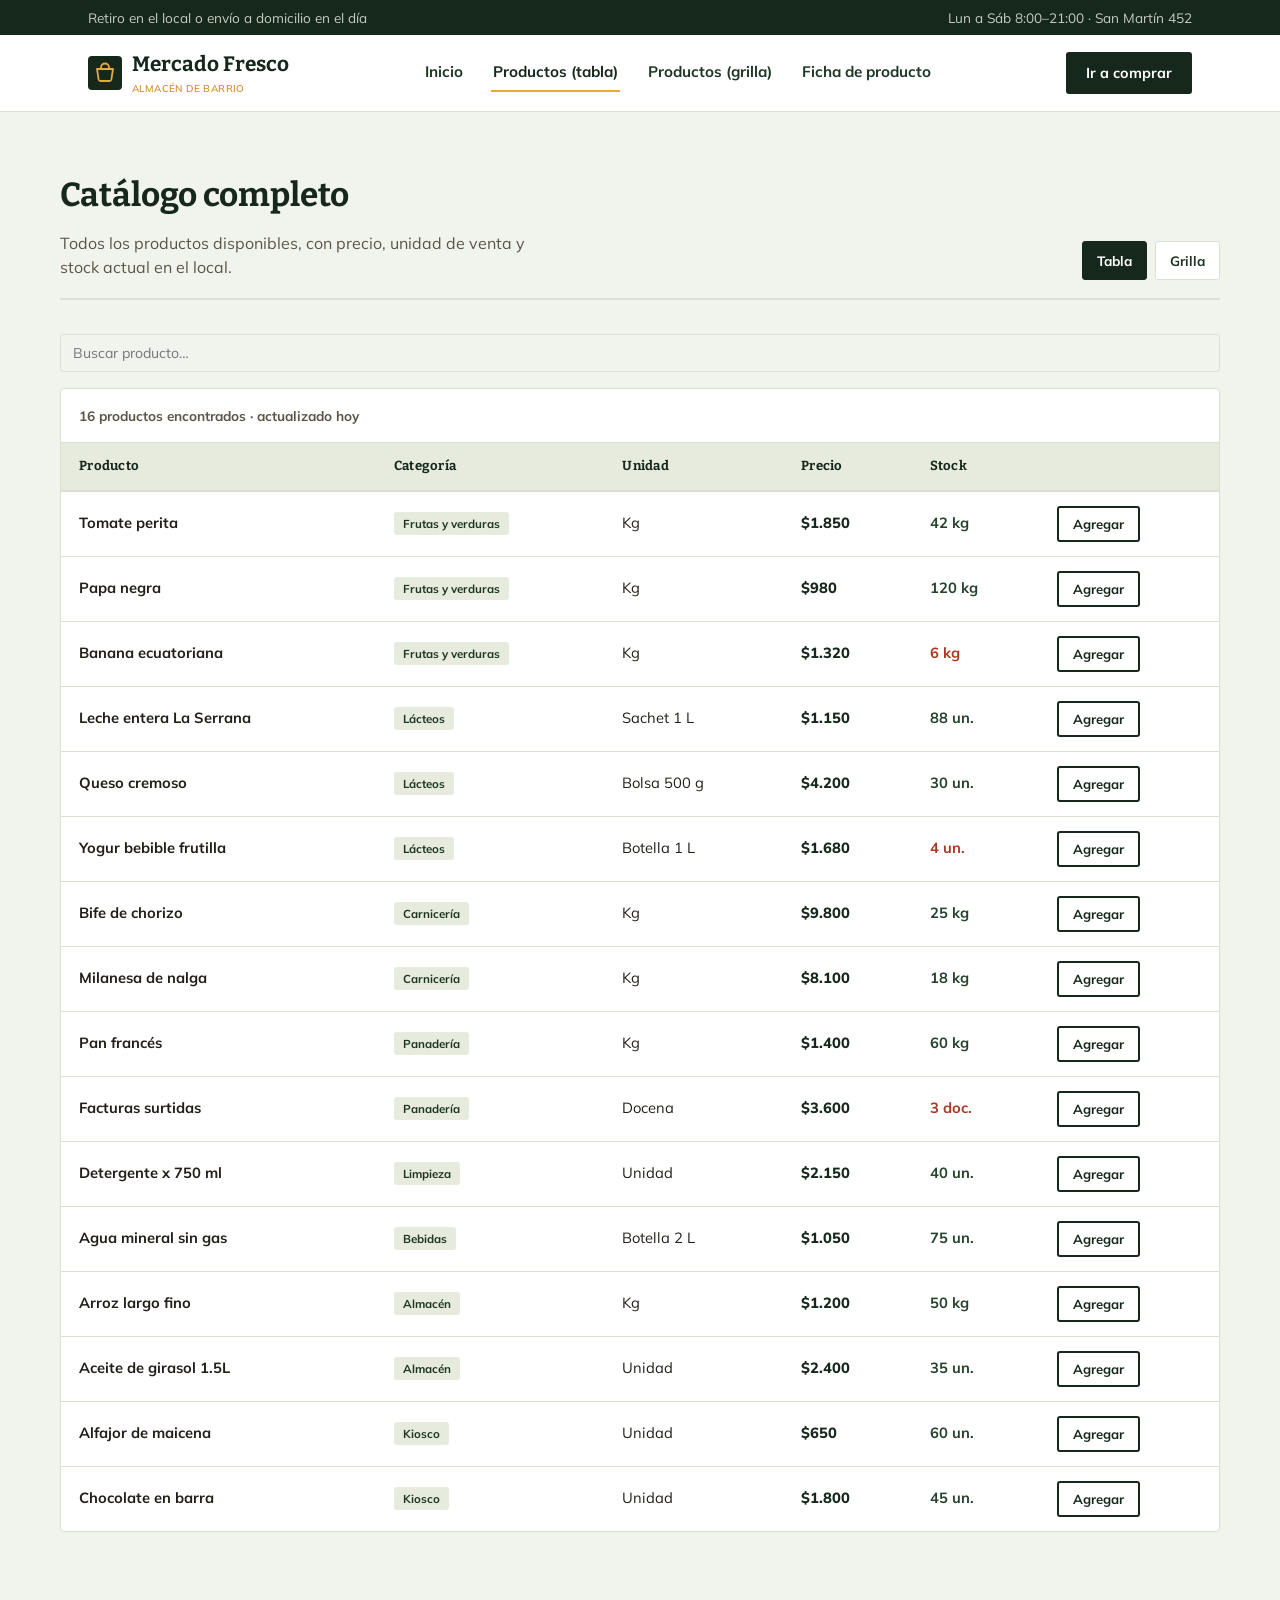
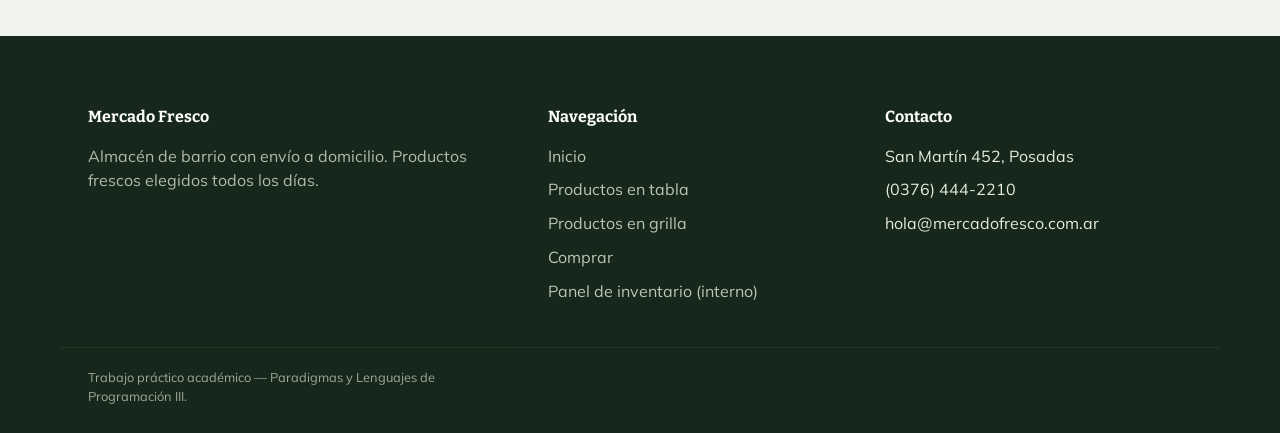
<file: listado_tabla.html>
<!DOCTYPE html>
<html lang="es">
<head>
<meta charset="UTF-8">
<meta name="viewport" content="width=device-width, initial-scale=1.0">
<title>Catálogo en tabla — Mercado Fresco</title>
<link rel="stylesheet" href="styles.css">
</head>
<body>

<!-- Encabezado: agrupa la barra de contacto/horario y la navegación principal -->
<header>
  <div class="topbar">
    <div class="container">
      <span>Retiro en el local o envío a domicilio en el día</span>
      <span>Lun a Sáb 8:00–21:00 · San Martín 452</span>
    </div>
  </div>

  <nav class="nav">
  <div class="container">
    <a href="index.html" class="brand">
      <svg width="34" height="34" viewBox="0 0 34 34" fill="none" xmlns="http://www.w3.org/2000/svg">
        <rect width="34" height="34" rx="4" fill="#16281C"/>
        <path d="M9 13h16l-1.6 10.4a2 2 0 0 1-2 1.6H12.6a2 2 0 0 1-2-1.6L9 13Z" stroke="#E8A93B" stroke-width="1.8" stroke-linejoin="round"/>
        <path d="M13 13v-1.5a4 4 0 0 1 8 0V13" stroke="#E8A93B" stroke-width="1.8" stroke-linecap="round"/>
      </svg>
      <span>Mercado Fresco<small>ALMACÉN DE BARRIO</small></span>
    </a>
    <nav class="nav-links">
      <a href="index.html">Inicio</a>
      <a href="listado_tabla.html" aria-current="page">Productos (tabla)</a>
      <a href="listado_box.html">Productos (grilla)</a>
      <a href="producto.html">Ficha de producto</a>
    </nav>
    <a href="comprar.html" class="nav-cta">Ir a comprar <span class="cart-badge" data-cart-count>0</span></a>
  </div>
  </nav>
</header>

<!-- Selector de vista (Tabla/Grilla) + cabecera dinámica según filtro -->
<section class="section container">
  <div class="section-head">
    <div>
      <h2 id="catalog-title">Catálogo completo</h2>
      <p id="catalog-desc">Todos los productos disponibles, con precio, unidad de venta y stock actual en el local.</p>
    </div>
    <div class="view-toggle">
      <a href="listado_tabla.html" aria-current="page" id="toggle-tabla">Tabla</a>
      <a href="listado_box.html" id="toggle-box">Grilla</a>
    </div>
  </div>

  <!-- Buscador en tiempo real: filtra las filas ya renderizadas usando el
       catálogo consultado de forma asíncrona (ver catalogo-filtro.js) -->
  <div class="filter-row">
    <input type="text" id="buscador-catalogo" placeholder="Buscar producto…">
  </div>

  <!-- overflow-x: auto en .table-wrap permite hacer scroll horizontal
     de la tabla en pantallas angostas, sin romper el layout general -->
<div class="table-wrap">
    <table class="products">
      <caption id="catalog-caption">16 productos encontrados · actualizado hoy 09:40</caption>
      <thead>
        <tr>
          <th scope="col">Producto</th>
          <th scope="col">Categoría</th>
          <th scope="col">Unidad</th>
          <th scope="col">Precio</th>
          <th scope="col">Stock</th>
          <th scope="col"></th>
        </tr>
      </thead>
      <tbody>
        <tr data-cat="frutas-verduras" data-discount="true" data-id="tomate-perita">
          <td><strong><a href="producto.html?id=tomate-perita">Tomate perita</a></strong></td>
          <td><span class="tag">Frutas y verduras</span></td>
          <td>Kg</td>
          <td class="price">$1.850</td>
          <td class="stock-ok">42 kg</td>
          <td><button type="button" class="btn btn-outline" style="padding:8px 14px;font-size:.82rem;" data-add-to-cart data-id="tomate-perita" data-name="Tomate perita" data-price="1850" data-unit="kg" data-emoji="🍅">Agregar</button></td>
        </tr>
        <tr data-cat="frutas-verduras" data-discount="false" data-id="papa-negra">
          <td><strong><a href="producto.html?id=papa-negra">Papa negra</a></strong></td>
          <td><span class="tag">Frutas y verduras</span></td>
          <td>Kg</td>
          <td class="price">$980</td>
          <td class="stock-ok">120 kg</td>
          <td><button type="button" class="btn btn-outline" style="padding:8px 14px;font-size:.82rem;" data-add-to-cart data-id="papa-negra" data-name="Papa negra" data-price="980" data-unit="kg" data-emoji="🥔">Agregar</button></td>
        </tr>
        <tr data-cat="frutas-verduras" data-discount="false" data-id="banana-ecuatoriana">
          <td><strong><a href="producto.html?id=banana-ecuatoriana">Banana ecuatoriana</a></strong></td>
          <td><span class="tag">Frutas y verduras</span></td>
          <td>Kg</td>
          <td class="price">$1.320</td>
          <td class="stock-low">6 kg</td>
          <td><button type="button" class="btn btn-outline" style="padding:8px 14px;font-size:.82rem;" data-add-to-cart data-id="banana-ecuatoriana" data-name="Banana ecuatoriana" data-price="1320" data-unit="kg" data-emoji="🍌">Agregar</button></td>
        </tr>
        <tr data-cat="lacteos" data-discount="false" data-id="leche-entera">
          <td><strong><a href="producto.html?id=leche-entera">Leche entera La Serrana</a></strong></td>
          <td><span class="tag">Lácteos</span></td>
          <td>Sachet 1 L</td>
          <td class="price">$1.150</td>
          <td class="stock-ok">88 un.</td>
          <td><button type="button" class="btn btn-outline" style="padding:8px 14px;font-size:.82rem;" data-add-to-cart data-id="leche-entera" data-name="Leche entera La Serrana" data-price="1150" data-unit="un." data-emoji="🥛">Agregar</button></td>
        </tr>
        <tr data-cat="lacteos" data-discount="false" data-id="queso-cremoso">
          <td><strong><a href="producto.html?id=queso-cremoso">Queso cremoso</a></strong></td>
          <td><span class="tag">Lácteos</span></td>
          <td>Bolsa 500 g</td>
          <td class="price">$4.200</td>
          <td class="stock-ok">30 un.</td>
          <td><button type="button" class="btn btn-outline" style="padding:8px 14px;font-size:.82rem;" data-add-to-cart data-id="queso-cremoso" data-name="Queso cremoso" data-price="4200" data-unit="un." data-emoji="🧀">Agregar</button></td>
        </tr>
        <tr data-cat="lacteos" data-discount="false" data-id="yogur-frutilla">
          <td><strong><a href="producto.html?id=yogur-frutilla">Yogur bebible frutilla</a></strong></td>
          <td><span class="tag">Lácteos</span></td>
          <td>Botella 1 L</td>
          <td class="price">$1.680</td>
          <td class="stock-low">4 un.</td>
          <td><button type="button" class="btn btn-outline" style="padding:8px 14px;font-size:.82rem;" data-add-to-cart data-id="yogur-frutilla" data-name="Yogur bebible frutilla" data-price="1680" data-unit="un." data-emoji="🍓">Agregar</button></td>
        </tr>
        <tr data-cat="carniceria" data-discount="false" data-id="bife-chorizo">
          <td><strong><a href="producto.html?id=bife-chorizo">Bife de chorizo</a></strong></td>
          <td><span class="tag">Carnicería</span></td>
          <td>Kg</td>
          <td class="price">$9.800</td>
          <td class="stock-ok">25 kg</td>
          <td><button type="button" class="btn btn-outline" style="padding:8px 14px;font-size:.82rem;" data-add-to-cart data-id="bife-chorizo" data-name="Bife de chorizo" data-price="9800" data-unit="kg" data-emoji="🥩">Agregar</button></td>
        </tr>
        <tr data-cat="carniceria" data-discount="false" data-id="milanesa-nalga">
          <td><strong><a href="producto.html?id=milanesa-nalga">Milanesa de nalga</a></strong></td>
          <td><span class="tag">Carnicería</span></td>
          <td>Kg</td>
          <td class="price">$8.100</td>
          <td class="stock-ok">18 kg</td>
          <td><button type="button" class="btn btn-outline" style="padding:8px 14px;font-size:.82rem;" data-add-to-cart data-id="milanesa-nalga" data-name="Milanesa de nalga" data-price="8100" data-unit="kg" data-emoji="🍖">Agregar</button></td>
        </tr>
        <tr data-cat="panaderia" data-discount="false" data-id="pan-frances">
          <td><strong><a href="producto.html?id=pan-frances">Pan francés</a></strong></td>
          <td><span class="tag">Panadería</span></td>
          <td>Kg</td>
          <td class="price">$1.400</td>
          <td class="stock-ok">60 kg</td>
          <td><button type="button" class="btn btn-outline" style="padding:8px 14px;font-size:.82rem;" data-add-to-cart data-id="pan-frances" data-name="Pan francés" data-price="1400" data-unit="kg" data-emoji="🥖">Agregar</button></td>
        </tr>
        <tr data-cat="panaderia" data-discount="false" data-id="facturas-surtidas">
          <td><strong><a href="producto.html?id=facturas-surtidas">Facturas surtidas</a></strong></td>
          <td><span class="tag">Panadería</span></td>
          <td>Docena</td>
          <td class="price">$3.600</td>
          <td class="stock-low">3 doc.</td>
          <td><button type="button" class="btn btn-outline" style="padding:8px 14px;font-size:.82rem;" data-add-to-cart data-id="facturas-surtidas" data-name="Facturas surtidas" data-price="3600" data-unit="doc." data-emoji="🥐">Agregar</button></td>
        </tr>
        <tr data-cat="limpieza" data-discount="false" data-id="detergente">
          <td><strong><a href="producto.html?id=detergente">Detergente x 750 ml</a></strong></td>
          <td><span class="tag">Limpieza</span></td>
          <td>Unidad</td>
          <td class="price">$2.150</td>
          <td class="stock-ok">40 un.</td>
          <td><button type="button" class="btn btn-outline" style="padding:8px 14px;font-size:.82rem;" data-add-to-cart data-id="detergente" data-name="Detergente x 750 ml" data-price="2150" data-unit="un." data-emoji="🧴">Agregar</button></td>
        </tr>
        <tr data-cat="bebidas" data-discount="false" data-id="agua-mineral">
          <td><strong><a href="producto.html?id=agua-mineral">Agua mineral sin gas</a></strong></td>
          <td><span class="tag">Bebidas</span></td>
          <td>Botella 2 L</td>
          <td class="price">$1.050</td>
          <td class="stock-ok">75 un.</td>
          <td><button type="button" class="btn btn-outline" style="padding:8px 14px;font-size:.82rem;" data-add-to-cart data-id="agua-mineral" data-name="Agua mineral sin gas" data-price="1050" data-unit="un." data-emoji="💧">Agregar</button></td>
        </tr>
        <tr data-cat="almacen" data-discount="false" data-id="arroz-largo-fino">
          <td><strong><a href="producto.html?id=arroz-largo-fino">Arroz largo fino</a></strong></td>
          <td><span class="tag">Almacén</span></td>
          <td>Kg</td>
          <td class="price">$1.200</td>
          <td class="stock-ok">50 kg</td>
          <td><button type="button" class="btn btn-outline" style="padding:8px 14px;font-size:.82rem;" data-add-to-cart data-id="arroz-largo-fino" data-name="Arroz largo fino" data-price="1200" data-unit="kg" data-emoji="🍚">Agregar</button></td>
        </tr>
        <tr data-cat="almacen" data-discount="false" data-id="aceite-girasol">
          <td><strong><a href="producto.html?id=aceite-girasol">Aceite de girasol 1.5L</a></strong></td>
          <td><span class="tag">Almacén</span></td>
          <td>Unidad</td>
          <td class="price">$2.400</td>
          <td class="stock-ok">35 un.</td>
          <td><button type="button" class="btn btn-outline" style="padding:8px 14px;font-size:.82rem;" data-add-to-cart data-id="aceite-girasol" data-name="Aceite de girasol 1.5L" data-price="2400" data-unit="un." data-emoji="🫒">Agregar</button></td>
        </tr>
        <tr data-cat="kiosco" data-discount="false" data-id="alfajor-maicena">
          <td><strong><a href="producto.html?id=alfajor-maicena">Alfajor de maicena</a></strong></td>
          <td><span class="tag">Kiosco</span></td>
          <td>Unidad</td>
          <td class="price">$650</td>
          <td class="stock-ok">60 un.</td>
          <td><button type="button" class="btn btn-outline" style="padding:8px 14px;font-size:.82rem;" data-add-to-cart data-id="alfajor-maicena" data-name="Alfajor de maicena" data-price="650" data-unit="un." data-emoji="🍪">Agregar</button></td>
        </tr>
        <tr data-cat="kiosco" data-discount="false" data-id="chocolate-barra">
          <td><strong><a href="producto.html?id=chocolate-barra">Chocolate en barra</a></strong></td>
          <td><span class="tag">Kiosco</span></td>
          <td>Unidad</td>
          <td class="price">$1.800</td>
          <td class="stock-ok">45 un.</td>
          <td><button type="button" class="btn btn-outline" style="padding:8px 14px;font-size:.82rem;" data-add-to-cart data-id="chocolate-barra" data-name="Chocolate en barra" data-price="1800" data-unit="un." data-emoji="🍫">Agregar</button></td>
        </tr>
      </tbody>
    </table>
  </div>
</section>

<!-- Pie de página, igual en las 5 pantallas -->
<footer class="footer">
  <div class="container">
    <div>
      <h4>Mercado Fresco</h4>
      <p>Almacén de barrio con envío a domicilio. Productos frescos elegidos todos los días.</p>
    </div>
    <div>
      <h4>Navegación</h4>
      <ul>
        <li><a href="index.html">Inicio</a></li>
        <li><a href="listado_tabla.html">Productos en tabla</a></li>
        <li><a href="listado_box.html">Productos en grilla</a></li>
        <li><a href="comprar.html">Comprar</a></li>
        <li><a href="inventario.html">Panel de inventario (interno)</a></li>
      </ul>
    </div>
    <div>
      <h4>Contacto</h4>
      <ul>
        <li>San Martín 452, Posadas</li>
        <li>(0376) 444-2210</li>
        <li>hola@mercadofresco.com.ar</li>
      </ul>
    </div>
  </div>
  <div class="container bottom">
    Trabajo práctico académico — Paradigmas y Lenguajes de Programación III.
  </div>
</footer>

<!-- Lee ?cat= / ?filter= de la URL para el título de la pantalla.
     El filtrado de filas (por categoría, oferta y búsqueda en tiempo
     real) lo hace catalogo-filtro.js, compartido con listado_box.html -->
<script src="products.js"></script>
<script src="cart.js"></script>
<script>
  const params = new URLSearchParams(window.location.search);
  const catSlug = params.get('cat');
  const onlyOffers = params.get('filter') === 'ofertas';

  document.querySelector('#toggle-tabla').href = 'listado_tabla.html' + window.location.search;
  document.querySelector('#toggle-box').href = 'listado_box.html' + window.location.search;

  if (catSlug) {
    const cat = window.MercadoCategories.find((c) => c.slug === catSlug);
    const catName = cat ? cat.name : catSlug;
    document.querySelector('#catalog-title').textContent = catName;
    document.querySelector('#catalog-desc').innerHTML =
      `Mostrando productos de "${catName}". <a href="listado_tabla.html">Ver todo el catálogo</a>.`;
  } else if (onlyOffers) {
    document.querySelector('#catalog-title').textContent = 'Ofertas de la semana';
    document.querySelector('#catalog-desc').innerHTML =
      'Productos con descuento esta semana. <a href="listado_tabla.html">Ver todo el catálogo</a>.';
  }
</script>
<script src="catalogo-filtro.js"></script>
</body>
</html>
</file>
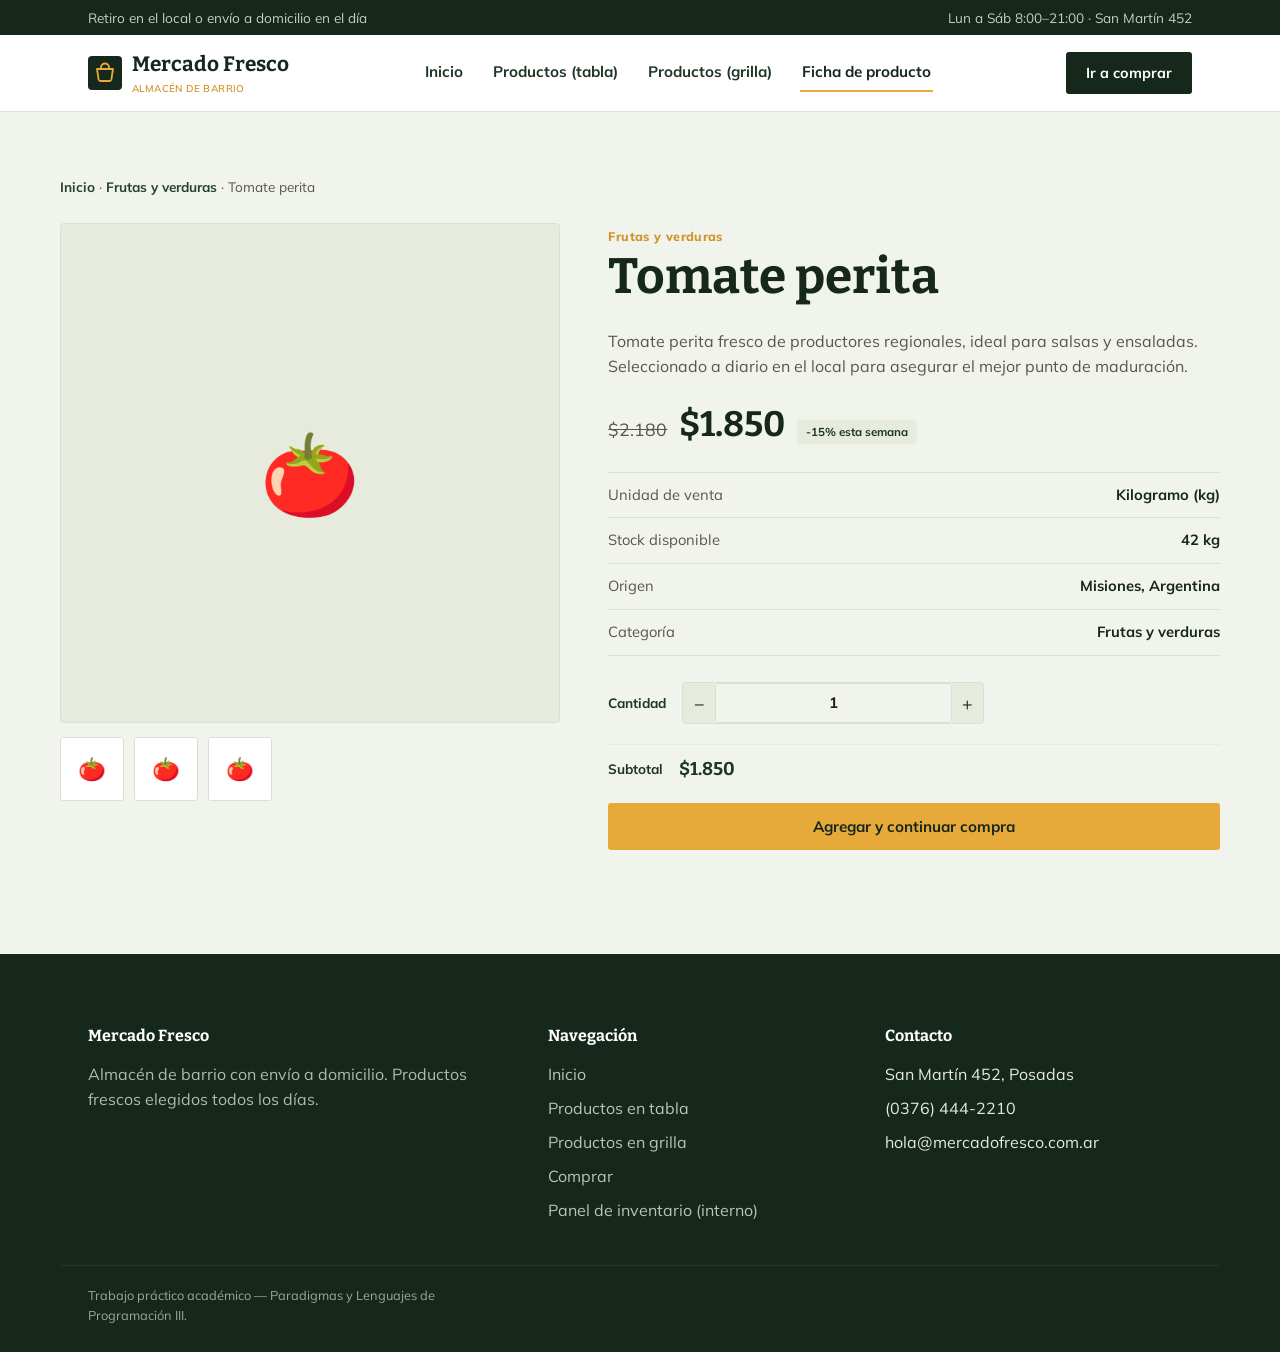
<file: producto.html>
<!DOCTYPE html>
<html lang="es">
<head>
<meta charset="UTF-8">
<meta name="viewport" content="width=device-width, initial-scale=1.0">
<title>Ficha de producto — Mercado Fresco</title>
<link rel="stylesheet" href="styles.css">
</head>
<body>

<!-- Encabezado: agrupa la barra de contacto/horario y la navegación principal -->
<header>
  <div class="topbar">
    <div class="container">
      <span>Retiro en el local o envío a domicilio en el día</span>
      <span>Lun a Sáb 8:00–21:00 · San Martín 452</span>
    </div>
  </div>

  <nav class="nav">
  <div class="container">
    <a href="index.html" class="brand">
      <svg width="34" height="34" viewBox="0 0 34 34" fill="none" xmlns="http://www.w3.org/2000/svg">
        <rect width="34" height="34" rx="4" fill="#16281C"/>
        <path d="M9 13h16l-1.6 10.4a2 2 0 0 1-2 1.6H12.6a2 2 0 0 1-2-1.6L9 13Z" stroke="#E8A93B" stroke-width="1.8" stroke-linejoin="round"/>
        <path d="M13 13v-1.5a4 4 0 0 1 8 0V13" stroke="#E8A93B" stroke-width="1.8" stroke-linecap="round"/>
      </svg>
      <span>Mercado Fresco<small>ALMACÉN DE BARRIO</small></span>
    </a>
    <nav class="nav-links">
      <a href="index.html">Inicio</a>
      <a href="listado_tabla.html">Productos (tabla)</a>
      <a href="listado_box.html">Productos (grilla)</a>
      <a href="producto.html" aria-current="page">Ficha de producto</a>
    </nav>
    <a href="comprar.html" class="nav-cta">Ir a comprar <span class="cart-badge" data-cart-count>0</span></a>
  </div>
  </nav>
</header>

<section class="section container">
  <!-- Migas de pan: se completan por JS una vez que se conoce el producto -->
<p class="breadcrumb" id="breadcrumb">
    <a href="index.html">Inicio</a> · <span id="breadcrumb-cat">Catálogo</span> · <span id="breadcrumb-name">Producto</span>
  </p>

  <div id="product-not-found" style="display:none; text-align:center; padding:60px 20px;">
    <p style="font-size:1.1rem; color:var(--ink-soft);">No encontramos ese producto.</p>
    <a href="listado_box.html" class="btn btn-mustard">Volver al catálogo</a>
  </div>

  <!-- Estructura fija; el contenido (nombre, precio, stock...) lo completa el script del final -->
<div class="product-detail" id="product-detail">
    <div class="product-gallery">
      <div class="main-image" id="main-image">🍅</div>
      <div class="thumbs">
        <div id="thumb-1">🍅</div>
        <div id="thumb-2">🍅</div>
        <div id="thumb-3">🍅</div>
      </div>
    </div>

    <div class="product-info">
      <span class="cat" id="product-cat">Frutas y verduras</span>
      <h1 id="product-name">Tomate perita</h1>
      <p id="product-desc">Descripción del producto.</p>

      <div class="price-row">
        <span class="price-old" id="price-old" style="display:none;"></span>
        <span class="price-big" id="price-big">$0</span>
        <span class="tag" id="discount-tag" style="display:none;">-15% esta semana</span>
      </div>

      <ul class="meta-list">
        <li><span>Unidad de venta</span><span id="meta-unit">Kilogramo (kg)</span></li>
        <li><span>Stock disponible</span><span id="meta-stock" class="stock-ok">—</span></li>
        <li><span>Origen</span><span id="meta-origin">—</span></li>
        <li><span>Categoría</span><span id="meta-cat">—</span></li>
      </ul>

      <form id="add-form">
        <div class="qty-row">
          <label for="cantidad" style="font-weight:700;font-size:.85rem;color:var(--pine-800);">Cantidad</label>
          <div class="qty-box">
            <button type="button" aria-label="Restar" data-qty-step="-1">−</button>
            <input type="text" id="cantidad" data-qty-input name="cantidad" value="1" inputmode="numeric">
            <button type="button" aria-label="Sumar" data-qty-step="1">+</button>
          </div>
        </div>

        <!-- Subtotal en tiempo real: se recalcula con cada cambio de cantidad
             y con el precio consultado de forma asíncrona (ver precio-dinamico.js) -->
        <div class="qty-row" style="border-top:1px solid var(--sage-100);padding-top:10px;">
          <span style="font-weight:700;font-size:.85rem;color:var(--pine-800);">Subtotal</span>
          <span id="producto-subtotal" style="font-family:'Bitter',serif;font-weight:700;font-size:1.15rem;color:var(--pine-800);">$0</span>
        </div>

        <button type="button" id="add-btn" class="btn btn-mustard btn-block" data-add-to-cart data-redirect="comprar.html">
          Agregar y continuar compra
        </button>
      </form>
    </div>
  </div>
</section>

<!-- Pie de página, igual en las 5 pantallas -->
<footer class="footer">
  <div class="container">
    <div>
      <h4>Mercado Fresco</h4>
      <p>Almacén de barrio con envío a domicilio. Productos frescos elegidos todos los días.</p>
    </div>
    <div>
      <h4>Navegación</h4>
      <ul>
        <li><a href="index.html">Inicio</a></li>
        <li><a href="listado_tabla.html">Productos en tabla</a></li>
        <li><a href="listado_box.html">Productos en grilla</a></li>
        <li><a href="comprar.html">Comprar</a></li>
        <li><a href="inventario.html">Panel de inventario (interno)</a></li>
      </ul>
    </div>
    <div>
      <h4>Contacto</h4>
      <ul>
        <li>San Martín 452, Posadas</li>
        <li>(0376) 444-2210</li>
        <li>hola@mercadofresco.com.ar</li>
      </ul>
    </div>
  </div>
  <div class="container bottom">
    Trabajo práctico académico — Paradigmas y Lenguajes de Programación III.
  </div>
</footer>

<!-- Busca en products.js el producto pedido por ?id= y llena el HTML de arriba -->
<script src="products.js"></script>
<script src="cart.js"></script>
<script>
  const params = new URLSearchParams(window.location.search);
  const requestedId = params.get('id');
  const product = window.MercadoProducts.find((p) => p.id === requestedId) || window.MercadoProducts[0];

  if (!product) {
    document.querySelector('#product-detail').style.display = 'none';
    document.querySelector('#product-not-found').style.display = 'block';
  } else {
    document.querySelector('#breadcrumb-cat').innerHTML =
      `<a href="listado_box.html?cat=${product.categorySlug}">${product.category}</a>`;
    document.querySelector('#breadcrumb-name').textContent = product.name;

    document.title = `${product.name} — Mercado Fresco`;
    document.querySelector('#main-image').textContent = product.emoji;
    document.querySelector('#thumb-1').textContent = product.emoji;
    document.querySelector('#thumb-2').textContent = product.emoji;
    document.querySelector('#thumb-3').textContent = product.emoji;

    document.querySelector('#product-cat').textContent = product.category;
    document.querySelector('#product-name').textContent = product.name;
    document.querySelector('#product-desc').textContent = product.description;

    document.querySelector('#price-big').textContent = MercadoCart.formatPrice(product.price);
    if (product.discount && product.oldPrice) {
      const oldEl = document.querySelector('#price-old');
      oldEl.textContent = MercadoCart.formatPrice(product.oldPrice);
      oldEl.style.display = 'inline';
      const pct = Math.round((1 - product.price / product.oldPrice) * 100);
      const tagEl = document.querySelector('#discount-tag');
      tagEl.textContent = `-${pct}% esta semana`;
      tagEl.style.display = 'inline-block';
    }

    document.querySelector('#meta-unit').textContent = product.unit === 'kg' ? 'Kilogramo (kg)' : product.unit === 'doc.' ? 'Docena' : 'Unidad';
    const stockEl = document.querySelector('#meta-stock');
    stockEl.textContent = product.stockQty;
    stockEl.className = product.stockLevel === 'low' ? 'stock-low' : 'stock-ok';
    document.querySelector('#meta-origin').textContent = product.origin;
    document.querySelector('#meta-cat').textContent = product.category;

    const addBtn = document.querySelector('#add-btn');
    addBtn.dataset.id = product.id;
    addBtn.dataset.name = product.name;
    addBtn.dataset.price = product.price;
    addBtn.dataset.unit = product.unit;
    addBtn.dataset.emoji = product.emoji;
  }
</script>
<script src="precio-dinamico.js"></script>
</body>
</html>
</file>
<file: styles.css>
@import url('https://fonts.googleapis.com/css2?family=Bitter:ital,wght@0,500;0,600;0,700;1,500&family=Mulish:wght@400;500;600;700;800&display=swap');

:root{
  --sage-50:#F1F4EC;
  --sage-100:#E6EBDD;
  --pine-900:#16281C;
  --pine-800:#1E3626;
  --pine-700:#26432E;
  --pine-600:#345A3D;
  --mustard-500:#E8A93B;
  --mustard-600:#D2932A;
  --tomato-500:#C0472B;
  --tomato-600:#A83A22;
  --paper:#FFFFFF;
  --ink:#221F1A;
  --ink-soft:#5A5548;
  --line:#DCE0D2;

  --font-head:'Bitter', Georgia, serif;
  --font-body:'Mulish', 'Segoe UI', sans-serif;
}

*,*::before,*::after{box-sizing:border-box;}

html{scroll-behavior:smooth;}

body{
  margin:0;
  background:var(--sage-50);
  color:var(--ink);
  font-family:var(--font-body);
  font-size:16px;
  line-height:1.55;
  -webkit-font-smoothing:antialiased;
}

img{max-width:100%;display:block;}

a{color:inherit;text-decoration:none;}

h1,h2,h3{
  font-family:var(--font-head);
  color:var(--pine-900);
  margin:0 0 .5em;
  line-height:1.15;
  font-weight:700;
}

h1{font-size:clamp(2rem,4vw,3.1rem);}
h2{font-size:clamp(1.5rem,2.6vw,2.1rem);}
h3{font-size:1.15rem;}

p{margin:0 0 1em;color:var(--ink-soft);}

:focus-visible{
  outline:3px solid var(--mustard-500);
  outline-offset:2px;
}

.container{
  max-width:1160px;
  margin:0 auto;
  padding:0 28px;
}

/* ---------- Top bar ---------- */
.topbar{
  background:var(--pine-900);
  color:var(--sage-100);
  font-size:.85rem;
  padding:7px 0;
}
.topbar .container{
  display:flex;
  justify-content:space-between;
  flex-wrap:wrap;
  gap:6px;
}
.topbar span{opacity:.85;}

/* ---------- Nav ---------- */
.nav{
  background:var(--paper);
  border-bottom:1px solid var(--line);
  position:sticky;
  top:0;
  z-index:20;
}
.nav .container{
  display:flex;
  align-items:center;
  justify-content:space-between;
  padding-top:14px;
  padding-bottom:14px;
  gap:20px;
  flex-wrap:wrap;
}
.brand{
  display:flex;
  align-items:center;
  gap:10px;
  font-family:var(--font-head);
  font-weight:700;
  font-size:1.3rem;
  color:var(--pine-900);
}
.brand svg{flex:none;}
.brand small{
  display:block;
  font-family:var(--font-body);
  font-weight:600;
  font-size:.62rem;
  letter-spacing:.04em;
  color:var(--mustard-600);
}
.nav-links{
  display:flex;
  gap:26px;
  flex-wrap:wrap;
  font-weight:700;
  font-size:.95rem;
}
.nav-links a{
  padding:6px 2px;
  border-bottom:2px solid transparent;
  color:var(--pine-800);
}
.nav-links a:hover,
.nav-links a[aria-current="page"]{
  border-bottom-color:var(--mustard-500);
  color:var(--pine-900);
}
.nav-cta{
  background:var(--pine-900);
  color:var(--paper) !important;
  padding:10px 20px;
  border-radius:3px;
  font-weight:700;
  font-size:.9rem;
}
.nav-cta:hover{background:var(--pine-700);}

/* ---------- Buttons ---------- */
.btn{
  display:inline-flex;
  align-items:center;
  gap:8px;
  border:2px solid var(--pine-900);
  background:var(--pine-900);
  color:var(--paper);
  padding:12px 24px;
  border-radius:3px;
  font-weight:700;
  font-size:.95rem;
  font-family:var(--font-body);
  cursor:pointer;
  transition:transform .12s ease, background .15s ease;
}
.btn:hover{background:var(--pine-700);border-color:var(--pine-700);}
.btn:active{transform:translateY(1px);}
.btn-outline{
  background:transparent;
  color:var(--pine-900);
}
.btn-outline:hover{background:var(--pine-900);color:var(--paper);}
.btn-mustard{
  background:var(--mustard-500);
  border-color:var(--mustard-500);
  color:var(--pine-900);
}
.btn-mustard:hover{background:var(--mustard-600);border-color:var(--mustard-600);}
.btn-block{width:100%;justify-content:center;}

/* ---------- Hero ---------- */
.hero{
  background:var(--pine-900);
  color:var(--sage-100);
  padding:70px 0 90px;
  position:relative;
  overflow:hidden;
}
.hero .container{
  display:grid;
  grid-template-columns:1.1fr .9fr;
  gap:40px;
  align-items:center;
}
.hero-eyebrow{
  color:var(--mustard-500);
  font-weight:800;
  font-size:.85rem;
  margin-bottom:14px;
}
.hero h1{color:var(--paper);}
.hero p{color:var(--sage-100);opacity:.85;max-width:46ch;}
.hero-actions{display:flex;gap:14px;flex-wrap:wrap;margin-top:26px;}
.hero-figure{
  background:var(--pine-800);
  border:1px solid var(--pine-600);
  border-radius:4px;
  padding:26px;
  display:grid;
  grid-template-columns:1fr 1fr;
  gap:14px;
}
.hero-figure .tile{
  background:var(--sage-100);
  border-radius:3px;
  aspect-ratio:1;
  display:flex;
  align-items:center;
  justify-content:center;
  font-size:2rem;
}
.hero-figure .tile:nth-child(2){background:var(--mustard-500);}
.hero-figure .tile:nth-child(3){background:var(--tomato-500);color:var(--paper);}

/* ---------- Section heading ---------- */
.section{padding:64px 0;}
.section-head{
  display:flex;
  justify-content:space-between;
  align-items:flex-end;
  gap:20px;
  margin-bottom:34px;
  flex-wrap:wrap;
  border-bottom:2px solid var(--line);
  padding-bottom:18px;
}
.section-head p{margin:0;max-width:50ch;}

/* ---------- Category grid (index) ---------- */
.cat-grid{
  display:grid;
  grid-template-columns:repeat(4,1fr);
  gap:18px;
}
.cat-card{
  background:var(--paper);
  border:1px solid var(--line);
  border-radius:4px;
  padding:22px 18px;
  text-align:left;
  transition:border-color .15s ease, transform .15s ease;
}
.cat-card:hover{border-color:var(--pine-700);transform:translateY(-3px);}
.cat-card .ico{font-size:1.8rem;display:block;margin-bottom:10px;}
.cat-card strong{display:block;font-family:var(--font-head);color:var(--pine-900);font-size:1.05rem;margin-bottom:2px;}
.cat-card span{font-size:.85rem;color:var(--ink-soft);}

/* ---------- Offers strip ---------- */
.offers{
  background:var(--sage-100);
  border-top:1px solid var(--line);
  border-bottom:1px solid var(--line);
  padding:40px 0;
}
.offers .container{
  display:flex;
  gap:22px;
  align-items:center;
  flex-wrap:wrap;
  justify-content:space-between;
}
.offer-badge{
  background:var(--tomato-500);
  color:var(--paper);
  font-weight:800;
  font-size:.78rem;
  padding:5px 12px;
  border-radius:3px;
  display:inline-block;
  margin-bottom:8px;
}

/* ---------- View toggle ---------- */
.view-toggle{display:flex;gap:8px;}
.view-toggle a{
  border:1px solid var(--line);
  padding:8px 14px;
  border-radius:3px;
  font-weight:700;
  font-size:.85rem;
  color:var(--pine-800);
  background:var(--paper);
}
.view-toggle a[aria-current="page"]{
  background:var(--pine-900);
  border-color:var(--pine-900);
  color:var(--paper);
}

/* ---------- Table listing ----------
   .table-wrap es el contenedor que hace posible tener una tabla ancha
   (min-width: 720px) dentro de una pantalla angosta: overflow-x: auto
   agrega scroll horizontal SOLO dentro de esta caja cuando su contenido
   no entra, sin que el resto de la página se desborde ni se achique.
   overflow-y no se toca (permanece "visible" por defecto): no queremos
   recortar la tabla verticalmente, solo controlar el eje horizontal. */
.table-wrap{
  background:var(--paper);
  border:1px solid var(--line);
  border-radius:4px;
  overflow-x:auto;
}
/* border-collapse: collapse une el borde de celdas contiguas en una
   sola línea (el valor por defecto de <table>, "separate", dibujaría
   doble borde entre celdas). table-layout se deja en su valor por
   defecto ("auto"): el ancho de cada columna se calcula según su
   contenido, que alcanza para esta tabla sin tener que fijar anchos. */
table.products{
  width:100%;
  border-collapse:collapse;
  min-width:720px;
}
table.products caption{
  text-align:left;
  padding:16px 18px;
  font-weight:700;
  color:var(--ink-soft);
  font-size:.85rem;
  border-bottom:1px solid var(--line);
}
table.products th{
  text-align:left;
  font-family:var(--font-head);
  font-size:.82rem;
  letter-spacing:.02em;
  color:var(--pine-900);
  background:var(--sage-100);
  padding:13px 18px;
  border-bottom:2px solid var(--line);
}
table.products td{
  padding:14px 18px;
  border-bottom:1px solid var(--line);
  font-size:.92rem;
  vertical-align:middle;
}
table.products tbody tr:hover{background:var(--sage-50);}
table.products tbody tr:last-child td{border-bottom:none;}
.price{font-weight:800;color:var(--pine-900);}
.stock-ok{color:var(--pine-700);font-weight:700;}
.stock-low{color:var(--tomato-600);font-weight:700;}
.tag{
  display:inline-block;
  font-size:.72rem;
  font-weight:700;
  padding:3px 9px;
  border-radius:3px;
  background:var(--sage-100);
  color:var(--pine-800);
}

/* ---------- Box / card listing ---------- */
.box-grid{
  display:grid;
  grid-template-columns:repeat(4,1fr);
  gap:22px;
}
/* overflow: hidden recorta la miniatura (.thumb) a las esquinas
   redondeadas de la tarjeta; sin esto, el fondo cuadrado del ícono
   se saldría por encima del border-radius del contenedor. */
.product-card{
  background:var(--paper);
  border:1px solid var(--line);
  border-radius:4px;
  overflow:hidden;
  display:flex;
  flex-direction:column;
}
.product-card .thumb{
  aspect-ratio:4/3;
  background:var(--sage-100);
  display:flex;
  align-items:center;
  justify-content:center;
  font-size:2.4rem;
  position:relative;
}
.product-card .thumb .badge{
  position:absolute;
  top:10px;
  left:10px;
  background:var(--tomato-500);
  color:var(--paper);
  font-size:.68rem;
  font-weight:800;
  padding:3px 8px;
  border-radius:3px;
}
.product-card .body{padding:16px 16px 18px;flex:1;display:flex;flex-direction:column;}
.product-card .cat{font-size:.72rem;font-weight:700;letter-spacing:.03em;color:var(--mustard-600);margin-bottom:4px;}
.product-card h3{margin-bottom:4px;}
.product-card .unit{font-size:.8rem;color:var(--ink-soft);margin-bottom:12px;}
.product-card .row{
  margin-top:auto;
  display:flex;
  align-items:center;
  justify-content:space-between;
  gap:10px;
}
.product-card .price{font-size:1.15rem;}
.product-card .btn{padding:9px 14px;font-size:.85rem;}

/* ---------- Product detail ---------- */
.breadcrumb{font-size:.85rem;color:var(--ink-soft);margin-bottom:26px;}
.breadcrumb a{color:var(--pine-700);font-weight:700;}
.product-detail{
  display:grid;
  grid-template-columns:.9fr 1.1fr;
  gap:48px;
  align-items:start;
}
.product-gallery .main-image{
  background:var(--sage-100);
  border:1px solid var(--line);
  border-radius:4px;
  aspect-ratio:1;
  display:flex;
  align-items:center;
  justify-content:center;
  font-size:5rem;
  margin-bottom:14px;
}
.product-gallery .thumbs{display:flex;gap:10px;}
.product-gallery .thumbs div{
  width:64px;height:64px;
  background:var(--paper);
  border:1px solid var(--line);
  border-radius:3px;
  display:flex;align-items:center;justify-content:center;
  font-size:1.4rem;
}
.product-info .cat{color:var(--mustard-600);font-weight:800;font-size:.78rem;letter-spacing:.03em;margin-bottom:10px;}
.product-info .price-row{
  display:flex;
  align-items:baseline;
  gap:12px;
  margin:18px 0 20px;
}
.product-info .price-big{font-family:var(--font-head);font-size:2.2rem;color:var(--pine-900);font-weight:700;}
.product-info .price-old{color:var(--ink-soft);text-decoration:line-through;font-size:1.1rem;}
.meta-list{
  list-style:none;padding:0;margin:0 0 26px;
  border-top:1px solid var(--line);
}
.meta-list li{
  display:flex;justify-content:space-between;
  padding:11px 0;
  border-bottom:1px solid var(--line);
  font-size:.92rem;
}
.meta-list li span:first-child{color:var(--ink-soft);}
.meta-list li span:last-child{font-weight:700;color:var(--pine-900);}
.qty-row{
  display:flex;
  align-items:center;
  gap:16px;
  margin-bottom:20px;
}
.qty-box{
  display:flex;
  align-items:center;
  border:1px solid var(--line);
  border-radius:3px;
  overflow:hidden;
}
.qty-box button{
  background:var(--sage-100);
  border:none;
  width:38px;height:40px;
  font-size:1.1rem;
  cursor:pointer;
  font-family:var(--font-body);
  color:var(--pine-900);
}
.qty-box input{
  width:46px;
  border:none;
  text-align:center;
  font-weight:700;
  font-size:.95rem;
  height:40px;
}

/* ---------- Form (comprar) ---------- */
.checkout-layout{
  display:grid;
  grid-template-columns:1.3fr .9fr;
  gap:44px;
  align-items:start;
}
.form-card, .summary-card{
  background:var(--paper);
  border:1px solid var(--line);
  border-radius:4px;
  padding:30px;
}
.form-card h2, .summary-card h2{margin-bottom:22px;}
fieldset{
  border:none;
  padding:0;
  margin:0 0 28px;
}
fieldset legend{
  font-family:var(--font-head);
  font-weight:700;
  color:var(--pine-900);
  font-size:1rem;
  padding:0 0 12px;
  border-bottom:2px solid var(--line);
  width:100%;
  margin-bottom:18px;
}
.field-grid{
  display:grid;
  grid-template-columns:1fr 1fr;
  gap:18px;
}
.field{margin-bottom:18px;}
.field.full{grid-column:1/-1;}
.field label{
  display:block;
  font-size:.83rem;
  font-weight:700;
  color:var(--pine-800);
  margin-bottom:6px;
}
.field .hint{font-weight:500;color:var(--ink-soft);font-size:.78rem;}
input[type="text"],
input[type="email"],
input[type="tel"],
select,
textarea{
  width:100%;
  border:1px solid var(--line);
  border-radius:3px;
  padding:11px 13px;
  font-family:var(--font-body);
  font-size:.95rem;
  background:var(--sage-50);
  color:var(--ink);
}
input:focus,select:focus,textarea:focus{
  background:var(--paper);
  border-color:var(--pine-700);
}
.pay-options{
  display:grid;
  grid-template-columns:repeat(3,1fr);
  gap:12px;
}
.pay-option{
  border:1px solid var(--line);
  border-radius:3px;
  padding:14px 12px;
  text-align:center;
  cursor:pointer;
  font-size:.85rem;
  font-weight:700;
  color:var(--pine-800);
  background:var(--sage-50);
}
.pay-option input{margin-bottom:8px;}
.cart-list{list-style:none;padding:0;margin:0 0 20px;}
.cart-list li{
  display:flex;
  align-items:center;
  gap:12px;
  padding:12px 0;
  border-bottom:1px solid var(--line);
}
.cart-list li .thumb-sm{
  width:44px;height:44px;
  background:var(--sage-100);
  border-radius:3px;
  display:flex;align-items:center;justify-content:center;
  font-size:1.2rem;
  flex:none;
}
.cart-list li .info{flex:1;}
.cart-list li .info strong{display:block;font-size:.9rem;color:var(--pine-900);}
.cart-list li .info span{font-size:.78rem;color:var(--ink-soft);}
.cart-list li .line-price{font-weight:800;color:var(--pine-900);font-size:.9rem;}
.summary-totals{border-top:1px solid var(--line);padding-top:16px;margin-bottom:22px;}
.summary-totals div{display:flex;justify-content:space-between;padding:6px 0;font-size:.92rem;color:var(--ink-soft);}
.summary-totals div.total{
  font-weight:800;
  color:var(--pine-900);
  font-size:1.15rem;
  border-top:1px solid var(--line);
  margin-top:8px;
  padding-top:14px;
}

/* ---------- Cart badge & toast ---------- */
.cart-badge{
  display:none;
  align-items:center;
  justify-content:center;
  min-width:20px;
  height:20px;
  padding:0 5px;
  margin-left:8px;
  border-radius:10px;
  background:var(--mustard-500);
  color:var(--pine-900);
  font-size:.72rem;
  font-weight:800;
}
.cart-toast{
  position:fixed;
  left:50%;
  bottom:26px;
  transform:translate(-50%,20px);
  background:var(--pine-900);
  color:var(--paper);
  padding:12px 22px;
  border-radius:4px;
  font-size:.9rem;
  font-weight:700;
  opacity:0;
  pointer-events:none;
  transition:opacity .2s ease, transform .2s ease;
  z-index:60;
  box-shadow:0 8px 24px rgba(0,0,0,.25);
}
.cart-toast.is-visible{
  opacity:1;
  transform:translate(-50%,0);
}
.cart-empty{
  text-align:center;
  padding:30px 10px;
  color:var(--ink-soft);
}
.cart-list li .remove-btn{
  background:none;
  border:none;
  color:var(--tomato-600);
  font-size:.78rem;
  font-weight:700;
  cursor:pointer;
  padding:0;
  margin-top:4px;
}
.confirm-panel{
  text-align:center;
  padding:40px 20px;
}
.confirm-panel .ico{font-size:2.6rem;display:block;margin-bottom:14px;}
.field-error{
  border-color:var(--tomato-500) !important;
}
.field-error-msg{
  color:var(--tomato-600);
  font-size:.78rem;
  font-weight:700;
  margin-top:5px;
  display:none;
}
.field-error-msg.is-visible{display:block;}

/* ---------- Cupón de descuento ---------- */
.coupon-box{
  border-top:1px solid var(--line);
  border-bottom:1px solid var(--line);
  padding:16px 0;
  margin-bottom:16px;
}
.coupon-box label{
  display:block;
  font-size:.83rem;
  font-weight:700;
  color:var(--pine-800);
  margin-bottom:8px;
}
.coupon-row{
  display:flex;
  gap:8px;
}
.coupon-row input{
  flex:1;
  border:1px solid var(--line);
  border-radius:3px;
  padding:9px 12px;
  font-family:var(--font-body);
  font-size:.9rem;
  background:var(--sage-50);
  color:var(--ink);
  text-transform:uppercase;
}
.coupon-row input:focus{background:var(--paper); border-color:var(--pine-700);}
.coupon-row .btn{padding:9px 16px; font-size:.85rem;}
#mensaje-cupon{
  margin:10px 0 0;
  font-size:.85rem;
  font-weight:700;
  min-height:1.2em;
}
/* Clases que aplica validarCupon() según el resultado */
.mensaje-error{ color:var(--tomato-600); }
.mensaje-exito{ color:var(--pine-700); }

/* ---------- Panel de inventario (inventario.html / app.js) ---------- */
.internal-tag{
  display:inline-block;
  background:var(--pine-900);
  color:var(--mustard-500);
  font-size:.72rem;
  font-weight:800;
  letter-spacing:.04em;
  padding:4px 10px;
  border-radius:3px;
  margin-bottom:10px;
}

/* Selector de rol: dispara VSDM (vista Cliente vs. vista Empleado) */
.role-switch{
  display:flex;
  align-items:center;
  gap:10px;
  flex-wrap:wrap;
  background:var(--sage-100);
  border:1px solid var(--line);
  border-radius:4px;
  padding:14px 18px;
  margin-bottom:20px;
}
.role-switch label{font-weight:700; font-size:.88rem; color:var(--pine-800);}
.role-switch select{
  border:1px solid var(--line);
  border-radius:3px;
  padding:7px 10px;
  font-family:var(--font-body);
  font-size:.88rem;
  background:var(--paper);
}
.role-note{font-size:.85rem; color:var(--ink-soft);}

.auth-panel{
  margin:0 0 24px;
  padding:20px 22px;
  background:var(--paper);
  border:1px solid var(--line);
  border-top:3px solid var(--mustard-500);
  border-radius:4px;
}
.auth-panel h3{font-size:1.15rem; margin-bottom:8px;}
.auth-forms[hidden],
.account-active[hidden]{display:none;}
.auth-forms{
  display:grid;
  grid-template-columns:repeat(2,minmax(0,1fr));
  gap:24px;
}
.auth-form{display:grid;gap:9px;align-content:start;}
.auth-form h4{margin:0 0 4px;color:var(--pine-800);font-family:var(--font-head);}
.auth-form label{font-size:.82rem;font-weight:700;color:var(--pine-800);}
.auth-form input{
  width:100%;
  border:1px solid var(--line);
  border-radius:3px;
  padding:10px 12px;
  font:inherit;
  background:var(--sage-50);
  color:var(--ink);
}
.auth-form input:focus{background:var(--paper);border-color:var(--pine-700);}
.auth-form .btn{justify-self:start;margin-top:5px;}
.account-active{display:flex;align-items:center;justify-content:space-between;gap:16px;flex-wrap:wrap;}
.account-active p{margin:0;color:var(--pine-800);font-weight:700;overflow-wrap:anywhere;}
.auth-panel .loading-note{margin:0 0 12px;}
.sin-resultados{text-align:center;color:var(--ink-soft);padding:24px;}

.loading-note{
  font-size:.85rem;
  color:var(--ink-soft);
  margin-bottom:16px;
}

.alert-banner{
  display:flex;
  align-items:center;
  gap:10px;
  background:#FBEAE6;
  border:1px solid var(--tomato-500);
  color:var(--tomato-600);
  font-weight:700;
  font-size:.9rem;
  padding:12px 16px;
  border-radius:4px;
  margin-bottom:20px;
}
.alert-banner-icon{font-size:1.1rem;}

.summary-strip{
  display:flex;
  gap:16px;
  margin-bottom:20px;
  flex-wrap:wrap;
}
.summary-strip > div{
  background:var(--paper);
  border:1px solid var(--line);
  border-radius:4px;
  padding:16px 22px;
  min-width:180px;
}
.summary-strip span{
  display:block;
  font-family:var(--font-head);
  font-size:1.8rem;
  font-weight:700;
  color:var(--pine-900);
}
.summary-strip small{
  color:var(--ink-soft);
  font-size:.78rem;
}

.filter-row{
  display:flex;
  gap:10px;
  flex-wrap:wrap;
  margin-bottom:16px;
}
.filter-row input,
.filter-row select{
  border:1px solid var(--line);
  border-radius:3px;
  padding:9px 12px;
  font-family:var(--font-body);
  font-size:.88rem;
  background:var(--sage-50);
}
.filter-row input{flex:1; min-width:200px;}

/* Fila de la tabla marcada como crítica por app.js */
tr.stock-critico{background:#FBEAE6;}
tr.stock-critico td{color:var(--tomato-600);}
.alert-badge{
  display:inline-flex;
  align-items:center;
  gap:4px;
  background:var(--tomato-500);
  color:var(--paper);
  font-size:.75rem;
  font-weight:800;
  padding:3px 9px;
  border-radius:3px;
}

.qty-box-sm{
  display:inline-flex;
  align-items:center;
  border:1px solid var(--line);
  border-radius:3px;
  overflow:hidden;
}
.qty-box-sm button{
  background:var(--sage-100);
  border:none;
  width:28px;
  height:28px;
  font-size:.95rem;
  cursor:pointer;
  color:var(--pine-900);
}
.qty-box-sm span{
  display:inline-block;
  min-width:32px;
  text-align:center;
  font-weight:700;
  font-size:.85rem;
}

/* Columna "Ajustar stock": solo visible/utilizable en la vista Empleado (VSDM) */
.col-empleado{display:none;}
body.rol-empleado .col-empleado{display:table-cell;}

.methodology-note{
  margin-top:32px;
  padding:20px 22px;
  background:var(--sage-100);
  border-left:3px solid var(--mustard-500);
  border-radius:4px;
}
.methodology-note h3{font-size:1rem; margin-bottom:10px;}
.methodology-note p{font-size:.88rem; margin-bottom:10px;}
.methodology-note p:last-child{margin-bottom:0;}
.methodology-note code{
  background:var(--paper);
  padding:1px 5px;
  border-radius:3px;
  font-size:.85em;
}

@media (max-width:560px){
  .role-switch{flex-direction:column; align-items:flex-start;}
  .summary-strip{flex-direction:column;}
  .auth-forms{grid-template-columns:1fr;}
}

/* ---------- Footer ---------- */
.footer{
  background:var(--pine-900);
  color:var(--sage-100);
  padding:48px 0 26px;
  margin-top:40px;
}
.footer .container{
  display:grid;
  grid-template-columns:1.4fr 1fr 1fr;
  gap:30px;
}
.footer h4{
  color:var(--paper);
  font-family:var(--font-head);
  font-size:1rem;
  margin-bottom:14px;
}
.footer p{color:var(--sage-100);opacity:.75;}
.footer ul{list-style:none;padding:0;margin:0;}
.footer li{margin-bottom:9px;}
.footer li a{opacity:.8;}
.footer li a:hover{opacity:1;text-decoration:underline;}
.footer .bottom{
  margin-top:34px;
  padding-top:20px;
  border-top:1px solid var(--pine-700);
  font-size:.8rem;
  opacity:.65;
}

/* ---------- Responsive ---------- */
@media (max-width:920px){
  .hero .container{grid-template-columns:1fr;}
  .cat-grid{grid-template-columns:repeat(2,1fr);}
  .box-grid{grid-template-columns:repeat(2,1fr);}
  .product-detail{grid-template-columns:1fr; gap:28px;}
  .checkout-layout{grid-template-columns:1fr; gap:28px;}
  .footer .container{grid-template-columns:1fr; gap:24px;}
  .field-grid{grid-template-columns:1fr;}
}
@media (max-width:560px){
  /* Menos margen lateral en celular: con 28px de padding, el contenido
     útil de una pantalla de 360px quedaba muy angosto. */
  .container{padding:0 18px;}
  .topbar .container{flex-direction:column; align-items:flex-start; gap:2px;}
  .hero{padding:44px 0 56px;}
  .section{padding:40px 0;}
  .section-head{margin-bottom:22px; padding-bottom:14px;}
  .footer{padding:36px 0 20px;}
  .cat-grid{grid-template-columns:1fr 1fr;}
  .box-grid{grid-template-columns:1fr;}
  table.products{min-width:600px;}
  .pay-options{grid-template-columns:1fr;}
}
</file>
